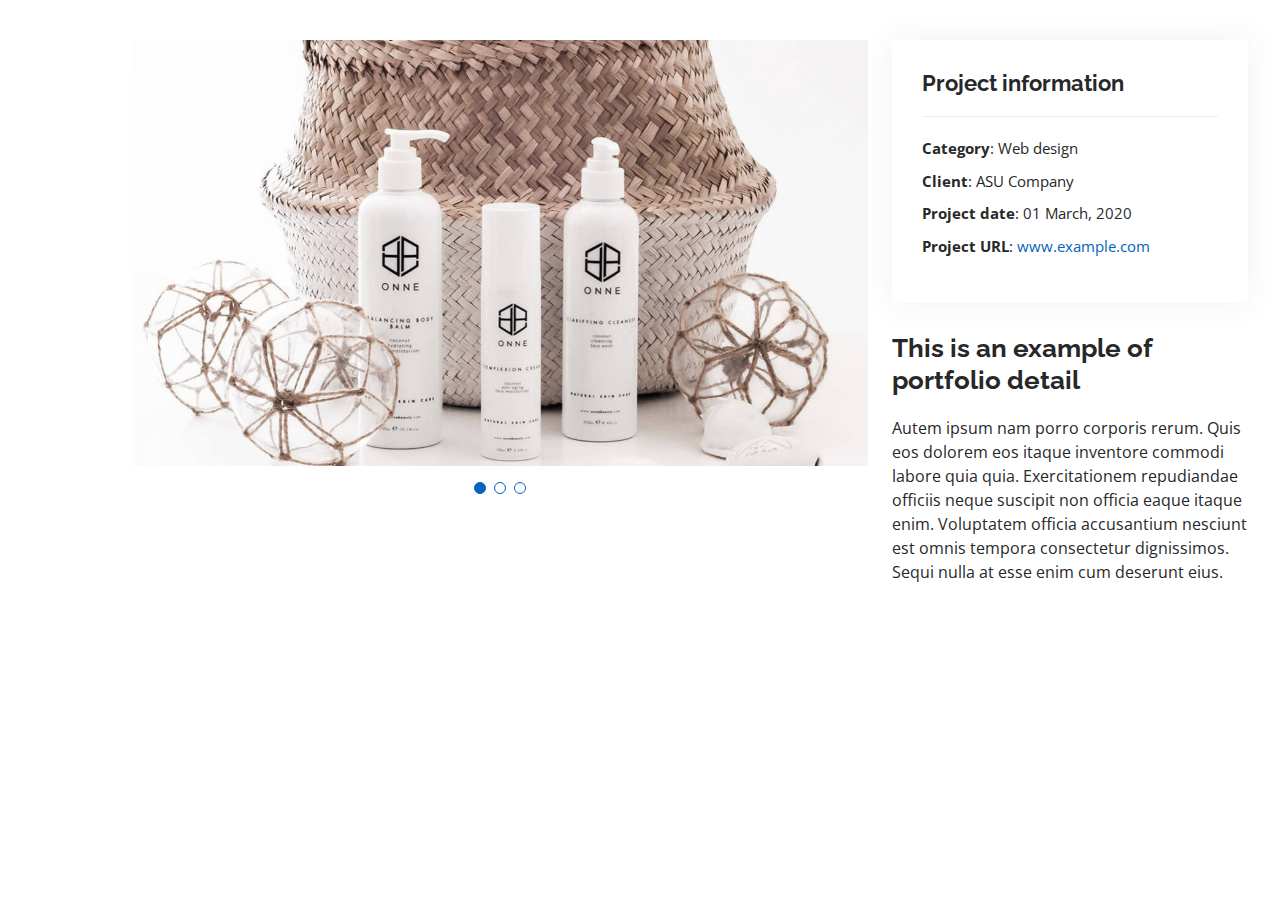
<file: portfolio-details.html>
<!DOCTYPE html>
<html lang="en">

<head>
  <meta charset="utf-8">
  <meta content="width=device-width, initial-scale=1.0" name="viewport">

  <title>Portfolio Details - Personal Bootstrap Template</title>
  <meta content="" name="description">
  <meta content="" name="keywords">

  <!-- Favicons -->
  <link href="assets/img/favicon.png" rel="icon">
  <link href="assets/img/apple-touch-icon.png" rel="apple-touch-icon">

  <!-- Google Fonts -->
  <link href="https://fonts.googleapis.com/css?family=Open+Sans:300,300i,400,400i,600,600i,700,700i|Raleway:300,300i,400,400i,500,500i,600,600i,700,700i|Poppins:300,300i,400,400i,500,500i,600,600i,700,700i" rel="stylesheet">

  <!-- Vendor CSS Files -->
  <link href="assets/vendor/aos/aos.css" rel="stylesheet">
  <link href="assets/vendor/bootstrap/css/bootstrap.min.css" rel="stylesheet">
  <link href="assets/vendor/bootstrap-icons/bootstrap-icons.css" rel="stylesheet">
  <link href="assets/vendor/boxicons/css/boxicons.min.css" rel="stylesheet">
  <link href="assets/vendor/glightbox/css/glightbox.min.css" rel="stylesheet">
  <link href="assets/vendor/swiper/swiper-bundle.min.css" rel="stylesheet">

  <!-- Template Main CSS File -->
  <link href="assets/css/style.css" rel="stylesheet">

  <!-- =======================================================
  * Template Name: MyResume - v4.8.1
  * Template URL: https://bootstrapmade.com/free-html-bootstrap-template-my-resume/
  * Author: BootstrapMade.com
  * License: https://bootstrapmade.com/license/
  ======================================================== -->
</head>

<body>

  <main id="main">

    <!-- ======= Portfolio Details Section ======= -->
    <section id="portfolio-details" class="portfolio-details">
      <div class="container">

        <div class="row gy-4">

          <div class="col-lg-8">
            <div class="portfolio-details-slider swiper">
              <div class="swiper-wrapper align-items-center">

                <div class="swiper-slide">
                  <img src="assets/img/portfolio/portfolio-details-1.jpg" alt="">
                </div>

                <div class="swiper-slide">
                  <img src="assets/img/portfolio/portfolio-details-2.jpg" alt="">
                </div>

                <div class="swiper-slide">
                  <img src="assets/img/portfolio/portfolio-details-3.jpg" alt="">
                </div>

              </div>
              <div class="swiper-pagination"></div>
            </div>
          </div>

          <div class="col-lg-4">
            <div class="portfolio-info">
              <h3>Project information</h3>
              <ul>
                <li><strong>Category</strong>: Web design</li>
                <li><strong>Client</strong>: ASU Company</li>
                <li><strong>Project date</strong>: 01 March, 2020</li>
                <li><strong>Project URL</strong>: <a href="#">www.example.com</a></li>
              </ul>
            </div>
            <div class="portfolio-description">
              <h2>This is an example of portfolio detail</h2>
              <p>
                Autem ipsum nam porro corporis rerum. Quis eos dolorem eos itaque inventore commodi labore quia quia. Exercitationem repudiandae officiis neque suscipit non officia eaque itaque enim. Voluptatem officia accusantium nesciunt est omnis tempora consectetur dignissimos. Sequi nulla at esse enim cum deserunt eius.
              </p>
            </div>
          </div>

        </div>

      </div>
    </section><!-- End Portfolio Details Section -->

  </main><!-- End #main -->

  <div id="preloader"></div>
  <a href="#" class="back-to-top d-flex align-items-center justify-content-center"><i class="bi bi-arrow-up-short"></i></a>

  <!-- Vendor JS Files -->
  <script src="assets/vendor/purecounter/purecounter_vanilla.js"></script>
  <script src="assets/vendor/aos/aos.js"></script>
  <script src="assets/vendor/bootstrap/js/bootstrap.bundle.min.js"></script>
  <script src="assets/vendor/glightbox/js/glightbox.min.js"></script>
  <script src="assets/vendor/isotope-layout/isotope.pkgd.min.js"></script>
  <script src="assets/vendor/swiper/swiper-bundle.min.js"></script>
  <script src="assets/vendor/typed.js/typed.min.js"></script>
  <script src="assets/vendor/waypoints/noframework.waypoints.js"></script>
  <script src="assets/vendor/php-email-form/validate.js"></script>

  <!-- Template Main JS File -->
  <script src="assets/js/main.js"></script>

</body>

</html>
</file>
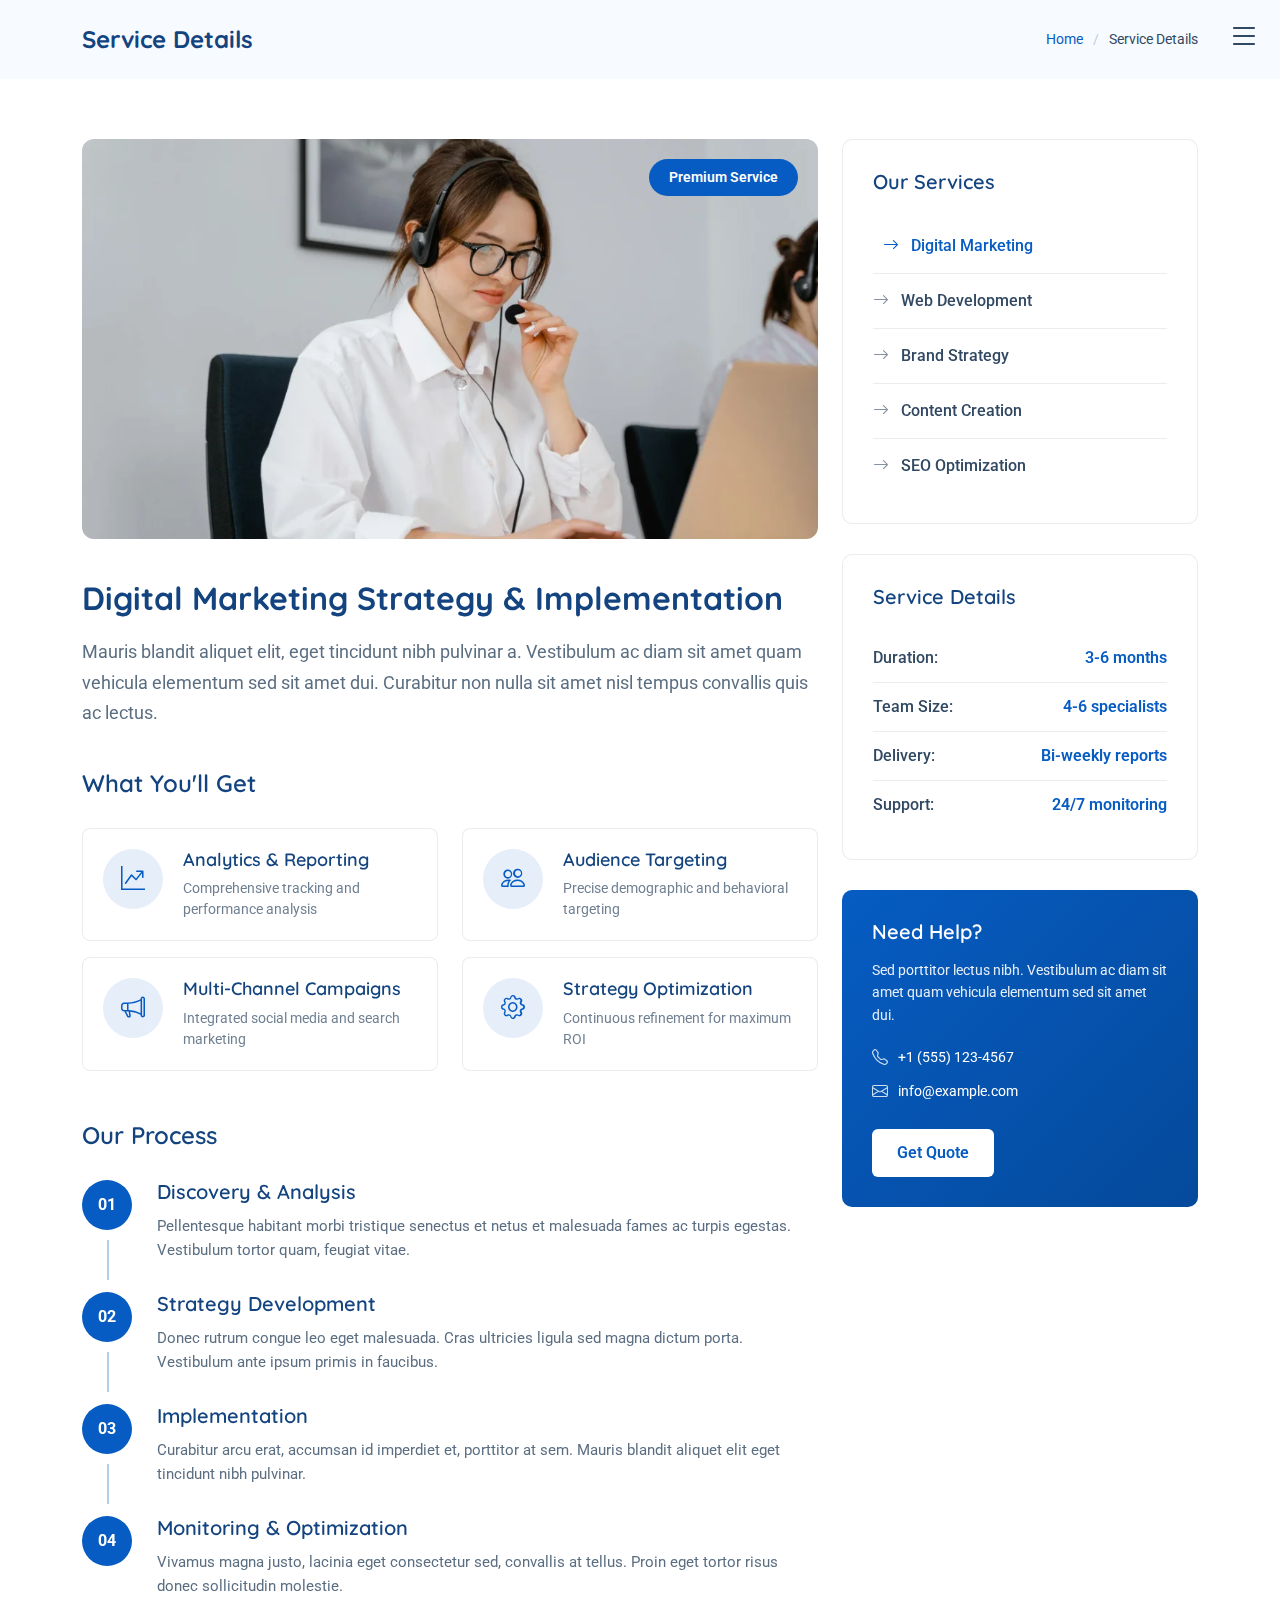
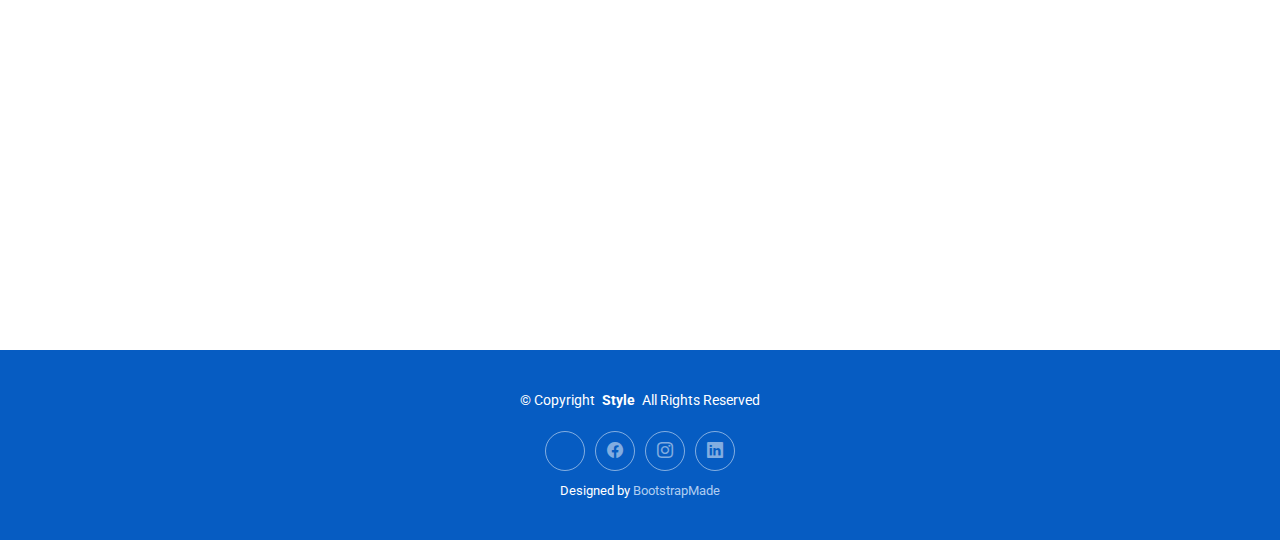
<file: service-details.html>
<!DOCTYPE html>
<html lang="en">

<head>
  <meta charset="utf-8">
  <meta content="width=device-width, initial-scale=1.0" name="viewport">
  <title>Service Details - Style Bootstrap Template</title>
  <meta name="description" content="">
  <meta name="keywords" content="">

  <!-- Favicons -->
  <link href="assets/img/favicon.png" rel="icon">
  <link href="assets/img/apple-touch-icon.png" rel="apple-touch-icon">

  <!-- Fonts -->
  <link href="https://fonts.googleapis.com" rel="preconnect">
  <link href="https://fonts.gstatic.com" rel="preconnect" crossorigin>
  <link href="https://fonts.googleapis.com/css2?family=Roboto:ital,wght@0,100;0,300;0,400;0,500;0,700;0,900;1,100;1,300;1,400;1,500;1,700;1,900&family=Open+Sans:ital,wght@0,300;0,400;0,500;0,600;0,700;0,800;1,300;1,400;1,500;1,600;1,700;1,800&family=Quicksand:wght@300;400;500;600;700&display=swap" rel="stylesheet">

  <!-- Vendor CSS Files -->
  <link href="assets/vendor/bootstrap/css/bootstrap.min.css" rel="stylesheet">
  <link href="assets/vendor/bootstrap-icons/bootstrap-icons.css" rel="stylesheet">
  <link href="assets/vendor/aos/aos.css" rel="stylesheet">
  <link href="assets/vendor/glightbox/css/glightbox.min.css" rel="stylesheet">
  <link href="assets/vendor/swiper/swiper-bundle.min.css" rel="stylesheet">

  <!-- Main CSS File -->
  <link href="assets/css/main.css" rel="stylesheet">

  <!-- =======================================================
  * Template Name: Style
  * Template URL: https://bootstrapmade.com/style-bootstrap-portfolio-template/
  * Updated: Jul 02 2025 with Bootstrap v5.3.7
  * Author: BootstrapMade.com
  * License: https://bootstrapmade.com/license/
  ======================================================== -->
</head>

<body class="service-details-page">

  <header id="header" class="header d-flex align-items-center fixed-top">
    <div class="container-fluid position-relative d-flex align-items-center justify-content-between">

      <a href="index.html" class="logo d-flex align-items-center">
        <!-- Uncomment the line below if you also wish to use an image logo -->
        <!-- <img src="assets/img/logo.webp" alt=""> -->
        <!-- Uncomment the line below if you also wish to use an text logo -->
        <!-- <h1 class="sitename">Style</h1>  -->
      </a>

      <nav id="navmenu" class="navmenu">

        <div class="profile-img">
          <img src="assets/img/profile/profile-square-1.webp" alt="" class="img-fluid rounded-circle">
        </div>

        <a href="index.html" class="logo d-flex align-items-center justify-content-center">
          <!-- Uncomment the line below if you also wish to use an image logo -->
          <!-- <img src="assets/img/logo.webp" alt=""> -->
          <h1 class="sitename">Alex Smith</h1>
        </a>

        <div class="social-links text-center">
          <a href="#" class="twitter"><i class="bi bi-twitter-x"></i></a>
          <a href="#" class="facebook"><i class="bi bi-facebook"></i></a>
          <a href="#" class="instagram"><i class="bi bi-instagram"></i></a>
          <a href="#" class="google-plus"><i class="bi bi-skype"></i></a>
          <a href="#" class="linkedin"><i class="bi bi-linkedin"></i></a>
        </div>

        <ul>
          <li><a href="#hero">Home</a></li>
          <li><a href="#about">About</a></li>
          <li><a href="#resume">Resume</a></li>
          <li><a href="#portfolio">Portfolio</a></li>
          <li><a href="#services">Services</a></li>
          <li class="dropdown"><a href="#"><span>Dropdown</span> <i class="bi bi-chevron-down toggle-dropdown"></i></a>
            <ul>
              <li><a href="#">Dropdown 1</a></li>
              <li class="dropdown"><a href="#"><span>Deep Dropdown</span> <i class="bi bi-chevron-down toggle-dropdown"></i></a>
                <ul>
                  <li><a href="#">Deep Dropdown 1</a></li>
                  <li><a href="#">Deep Dropdown 2</a></li>
                  <li><a href="#">Deep Dropdown 3</a></li>
                  <li><a href="#">Deep Dropdown 4</a></li>
                  <li><a href="#">Deep Dropdown 5</a></li>
                </ul>
              </li>
              <li><a href="#">Dropdown 2</a></li>
              <li><a href="#">Dropdown 3</a></li>
              <li><a href="#">Dropdown 4</a></li>
            </ul>
          </li>
          <li><a href="#contact">Contact</a></li>
        </ul>
        <i class="mobile-nav-toggle d-xl-none bi bi-list"></i>
      </nav>

    </div>
  </header>

  <main class="main">

    <!-- Page Title -->
    <div class="page-title light-background">
      <div class="container d-lg-flex justify-content-between align-items-center">
        <h1 class="mb-2 mb-lg-0">Service Details</h1>
        <nav class="breadcrumbs">
          <ol>
            <li><a href="index.html">Home</a></li>
            <li class="current">Service Details</li>
          </ol>
        </nav>
      </div>
    </div><!-- End Page Title -->

    <!-- Service Details Section -->
    <section id="service-details" class="service-details section">

      <div class="container" data-aos="fade-up" data-aos-delay="100">

        <div class="row gy-5">

          <div class="col-lg-8" data-aos="fade-up" data-aos-delay="200">
            <div class="service-hero">
              <img src="assets/img/services/services-7.webp" alt="" class="img-fluid">
              <div class="service-badge">
                <span>Premium Service</span>
              </div>
            </div>

            <div class="service-content">
              <div class="service-header">
                <h2>Digital Marketing Strategy &amp; Implementation</h2>
                <p class="service-intro">Mauris blandit aliquet elit, eget tincidunt nibh pulvinar a. Vestibulum ac diam sit amet quam vehicula elementum sed sit amet dui. Curabitur non nulla sit amet nisl tempus convallis quis ac lectus.</p>
              </div>

              <div class="service-features">
                <h4>What You'll Get</h4>
                <div class="row gy-3">
                  <div class="col-md-6">
                    <div class="feature-item">
                      <div class="feature-icon">
                        <i class="bi bi-graph-up-arrow"></i>
                      </div>
                      <div class="feature-content">
                        <h5>Analytics &amp; Reporting</h5>
                        <p>Comprehensive tracking and performance analysis</p>
                      </div>
                    </div>
                  </div>
                  <div class="col-md-6">
                    <div class="feature-item">
                      <div class="feature-icon">
                        <i class="bi bi-people"></i>
                      </div>
                      <div class="feature-content">
                        <h5>Audience Targeting</h5>
                        <p>Precise demographic and behavioral targeting</p>
                      </div>
                    </div>
                  </div>
                  <div class="col-md-6">
                    <div class="feature-item">
                      <div class="feature-icon">
                        <i class="bi bi-megaphone"></i>
                      </div>
                      <div class="feature-content">
                        <h5>Multi-Channel Campaigns</h5>
                        <p>Integrated social media and search marketing</p>
                      </div>
                    </div>
                  </div>
                  <div class="col-md-6">
                    <div class="feature-item">
                      <div class="feature-icon">
                        <i class="bi bi-gear"></i>
                      </div>
                      <div class="feature-content">
                        <h5>Strategy Optimization</h5>
                        <p>Continuous refinement for maximum ROI</p>
                      </div>
                    </div>
                  </div>
                </div>
              </div>

              <div class="service-process">
                <h4>Our Process</h4>
                <div class="process-steps">
                  <div class="process-step">
                    <div class="step-number">01</div>
                    <div class="step-content">
                      <h5>Discovery &amp; Analysis</h5>
                      <p>Pellentesque habitant morbi tristique senectus et netus et malesuada fames ac turpis egestas. Vestibulum tortor quam, feugiat vitae.</p>
                    </div>
                  </div>
                  <div class="process-step">
                    <div class="step-number">02</div>
                    <div class="step-content">
                      <h5>Strategy Development</h5>
                      <p>Donec rutrum congue leo eget malesuada. Cras ultricies ligula sed magna dictum porta. Vestibulum ante ipsum primis in faucibus.</p>
                    </div>
                  </div>
                  <div class="process-step">
                    <div class="step-number">03</div>
                    <div class="step-content">
                      <h5>Implementation</h5>
                      <p>Curabitur arcu erat, accumsan id imperdiet et, porttitor at sem. Mauris blandit aliquet elit eget tincidunt nibh pulvinar.</p>
                    </div>
                  </div>
                  <div class="process-step">
                    <div class="step-number">04</div>
                    <div class="step-content">
                      <h5>Monitoring &amp; Optimization</h5>
                      <p>Vivamus magna justo, lacinia eget consectetur sed, convallis at tellus. Proin eget tortor risus donec sollicitudin molestie.</p>
                    </div>
                  </div>
                </div>
              </div>

              <div class="service-gallery" data-aos="fade-up" data-aos-delay="300">
                <h4>Project Showcase</h4>
                <div class="row gy-3">
                  <div class="col-md-4">
                    <img src="assets/img/services/services-2.webp" alt="" class="img-fluid rounded">
                  </div>
                  <div class="col-md-4">
                    <img src="assets/img/services/services-8.webp" alt="" class="img-fluid rounded">
                  </div>
                  <div class="col-md-4">
                    <img src="assets/img/services/services-11.webp" alt="" class="img-fluid rounded">
                  </div>
                </div>
              </div>
            </div>
          </div>

          <div class="col-lg-4" data-aos="fade-up" data-aos-delay="400">
            <div class="service-sidebar">

              <div class="service-menu">
                <h4>Our Services</h4>
                <div class="menu-list">
                  <a href="#" class="menu-item active">
                    <i class="bi bi-arrow-right"></i>
                    <span>Digital Marketing</span>
                  </a>
                  <a href="#" class="menu-item">
                    <i class="bi bi-arrow-right"></i>
                    <span>Web Development</span>
                  </a>
                  <a href="#" class="menu-item">
                    <i class="bi bi-arrow-right"></i>
                    <span>Brand Strategy</span>
                  </a>
                  <a href="#" class="menu-item">
                    <i class="bi bi-arrow-right"></i>
                    <span>Content Creation</span>
                  </a>
                  <a href="#" class="menu-item">
                    <i class="bi bi-arrow-right"></i>
                    <span>SEO Optimization</span>
                  </a>
                </div>
              </div>

              <div class="service-info">
                <h4>Service Details</h4>
                <div class="info-list">
                  <div class="info-item">
                    <span class="info-label">Duration:</span>
                    <span class="info-value">3-6 months</span>
                  </div>
                  <div class="info-item">
                    <span class="info-label">Team Size:</span>
                    <span class="info-value">4-6 specialists</span>
                  </div>
                  <div class="info-item">
                    <span class="info-label">Delivery:</span>
                    <span class="info-value">Bi-weekly reports</span>
                  </div>
                  <div class="info-item">
                    <span class="info-label">Support:</span>
                    <span class="info-value">24/7 monitoring</span>
                  </div>
                </div>
              </div>

              <div class="contact-card">
                <div class="contact-content">
                  <h4>Need Help?</h4>
                  <p>Sed porttitor lectus nibh. Vestibulum ac diam sit amet quam vehicula elementum sed sit amet dui.</p>
                  <div class="contact-info">
                    <div class="contact-item">
                      <i class="bi bi-telephone"></i>
                      <span>+1 (555) 123-4567</span>
                    </div>
                    <div class="contact-item">
                      <i class="bi bi-envelope"></i>
                      <span>info@example.com</span>
                    </div>
                  </div>
                  <a href="#" class="btn btn-primary">Get Quote</a>
                </div>
              </div>

            </div>
          </div>

        </div>

      </div>

    </section><!-- /Service Details Section -->

  </main>

  <footer id="footer" class="footer dark-background">

    <div class="container">
      <div class="copyright text-center ">
        <p>© <span>Copyright</span> <strong class="px-1 sitename">Style</strong> <span>All Rights Reserved</span></p>
      </div>
      <div class="social-links d-flex justify-content-center">
        <a href=""><i class="bi bi-twitter-x"></i></a>
        <a href=""><i class="bi bi-facebook"></i></a>
        <a href=""><i class="bi bi-instagram"></i></a>
        <a href=""><i class="bi bi-linkedin"></i></a>
      </div>
      <div class="credits">
        <!-- All the links in the footer should remain intact. -->
        <!-- You can delete the links only if you've purchased the pro version. -->
        <!-- Licensing information: https://bootstrapmade.com/license/ -->
        <!-- Purchase the pro version with working PHP/AJAX contact form: [buy-url] -->
        Designed by <a href="https://bootstrapmade.com/">BootstrapMade</a>
      </div>
    </div>

  </footer>

  <!-- Scroll Top -->
  <a href="#" id="scroll-top" class="scroll-top d-flex align-items-center justify-content-center"><i class="bi bi-arrow-up-short"></i></a>

  <!-- Vendor JS Files -->
  <script src="assets/vendor/bootstrap/js/bootstrap.bundle.min.js"></script>
  <script src="assets/vendor/php-email-form/validate.js"></script>
  <script src="assets/vendor/aos/aos.js"></script>
  <script src="assets/vendor/purecounter/purecounter_vanilla.js"></script>
  <script src="assets/vendor/typed.js/typed.umd.js"></script>
  <script src="assets/vendor/waypoints/noframework.waypoints.js"></script>
  <script src="assets/vendor/glightbox/js/glightbox.min.js"></script>
  <script src="assets/vendor/imagesloaded/imagesloaded.pkgd.min.js"></script>
  <script src="assets/vendor/isotope-layout/isotope.pkgd.min.js"></script>
  <script src="assets/vendor/swiper/swiper-bundle.min.js"></script>

  <!-- Main JS File -->
  <script src="assets/js/main.js"></script>

</body>

</html>
</file>
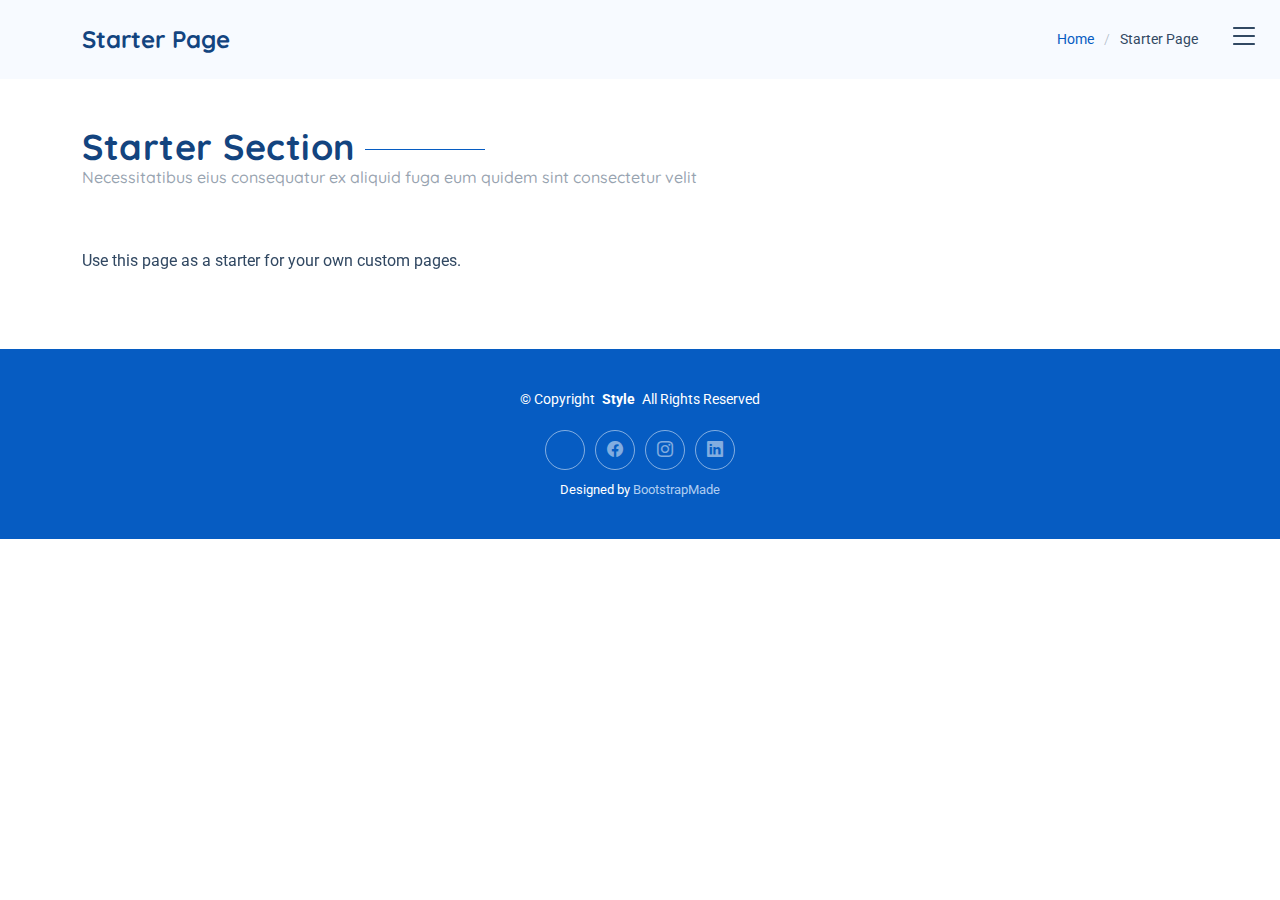
<file: starter-page.html>
<!DOCTYPE html>
<html lang="en">

<head>
  <meta charset="utf-8">
  <meta content="width=device-width, initial-scale=1.0" name="viewport">
  <title>Starter Page - Style Bootstrap Template</title>
  <meta name="description" content="">
  <meta name="keywords" content="">

  <!-- Favicons -->
  <link href="assets/img/favicon.png" rel="icon">
  <link href="assets/img/apple-touch-icon.png" rel="apple-touch-icon">

  <!-- Fonts -->
  <link href="https://fonts.googleapis.com" rel="preconnect">
  <link href="https://fonts.gstatic.com" rel="preconnect" crossorigin>
  <link href="https://fonts.googleapis.com/css2?family=Roboto:ital,wght@0,100;0,300;0,400;0,500;0,700;0,900;1,100;1,300;1,400;1,500;1,700;1,900&family=Open+Sans:ital,wght@0,300;0,400;0,500;0,600;0,700;0,800;1,300;1,400;1,500;1,600;1,700;1,800&family=Quicksand:wght@300;400;500;600;700&display=swap" rel="stylesheet">

  <!-- Vendor CSS Files -->
  <link href="assets/vendor/bootstrap/css/bootstrap.min.css" rel="stylesheet">
  <link href="assets/vendor/bootstrap-icons/bootstrap-icons.css" rel="stylesheet">
  <link href="assets/vendor/aos/aos.css" rel="stylesheet">
  <link href="assets/vendor/glightbox/css/glightbox.min.css" rel="stylesheet">
  <link href="assets/vendor/swiper/swiper-bundle.min.css" rel="stylesheet">

  <!-- Main CSS File -->
  <link href="assets/css/main.css" rel="stylesheet">

  <!-- =======================================================
  * Template Name: Style
  * Template URL: https://bootstrapmade.com/style-bootstrap-portfolio-template/
  * Updated: Jul 02 2025 with Bootstrap v5.3.7
  * Author: BootstrapMade.com
  * License: https://bootstrapmade.com/license/
  ======================================================== -->
</head>

<body class="starter-page-page">

  <header id="header" class="header d-flex align-items-center fixed-top">
    <div class="container-fluid position-relative d-flex align-items-center justify-content-between">

      <a href="index.html" class="logo d-flex align-items-center">
        <!-- Uncomment the line below if you also wish to use an image logo -->
        <!-- <img src="assets/img/logo.webp" alt=""> -->
        <!-- Uncomment the line below if you also wish to use an text logo -->
        <!-- <h1 class="sitename">Style</h1>  -->
      </a>

      <nav id="navmenu" class="navmenu">

        <div class="profile-img">
          <img src="assets/img/profile/profile-square-1.webp" alt="" class="img-fluid rounded-circle">
        </div>

        <a href="index.html" class="logo d-flex align-items-center justify-content-center">
          <!-- Uncomment the line below if you also wish to use an image logo -->
          <!-- <img src="assets/img/logo.webp" alt=""> -->
          <h1 class="sitename">Alex Smith</h1>
        </a>

        <div class="social-links text-center">
          <a href="#" class="twitter"><i class="bi bi-twitter-x"></i></a>
          <a href="#" class="facebook"><i class="bi bi-facebook"></i></a>
          <a href="#" class="instagram"><i class="bi bi-instagram"></i></a>
          <a href="#" class="google-plus"><i class="bi bi-skype"></i></a>
          <a href="#" class="linkedin"><i class="bi bi-linkedin"></i></a>
        </div>

        <ul>
          <li><a href="#hero">Home</a></li>
          <li><a href="#about">About</a></li>
          <li><a href="#resume">Resume</a></li>
          <li><a href="#portfolio">Portfolio</a></li>
          <li><a href="#services">Services</a></li>
          <li class="dropdown"><a href="#"><span>Dropdown</span> <i class="bi bi-chevron-down toggle-dropdown"></i></a>
            <ul>
              <li><a href="#">Dropdown 1</a></li>
              <li class="dropdown"><a href="#"><span>Deep Dropdown</span> <i class="bi bi-chevron-down toggle-dropdown"></i></a>
                <ul>
                  <li><a href="#">Deep Dropdown 1</a></li>
                  <li><a href="#">Deep Dropdown 2</a></li>
                  <li><a href="#">Deep Dropdown 3</a></li>
                  <li><a href="#">Deep Dropdown 4</a></li>
                  <li><a href="#">Deep Dropdown 5</a></li>
                </ul>
              </li>
              <li><a href="#">Dropdown 2</a></li>
              <li><a href="#">Dropdown 3</a></li>
              <li><a href="#">Dropdown 4</a></li>
            </ul>
          </li>
          <li><a href="#contact">Contact</a></li>
        </ul>
        <i class="mobile-nav-toggle d-xl-none bi bi-list"></i>
      </nav>

    </div>
  </header>

  <main class="main">

    <!-- Page Title -->
    <div class="page-title light-background">
      <div class="container d-lg-flex justify-content-between align-items-center">
        <h1 class="mb-2 mb-lg-0">Starter Page</h1>
        <nav class="breadcrumbs">
          <ol>
            <li><a href="index.html">Home</a></li>
            <li class="current">Starter Page</li>
          </ol>
        </nav>
      </div>
    </div><!-- End Page Title -->

    <!-- Starter Section Section -->
    <section id="starter-section" class="starter-section section">

      <!-- Section Title -->
      <div class="container section-title">
        <h2>Starter Section</h2>
        <p>Necessitatibus eius consequatur ex aliquid fuga eum quidem sint consectetur velit</p>
      </div><!-- End Section Title -->

      <div class="container" data-aos="fade-up">
        <p>Use this page as a starter for your own custom pages.</p>
      </div>

    </section><!-- /Starter Section Section -->

  </main>

  <footer id="footer" class="footer dark-background">

    <div class="container">
      <div class="copyright text-center ">
        <p>© <span>Copyright</span> <strong class="px-1 sitename">Style</strong> <span>All Rights Reserved</span></p>
      </div>
      <div class="social-links d-flex justify-content-center">
        <a href=""><i class="bi bi-twitter-x"></i></a>
        <a href=""><i class="bi bi-facebook"></i></a>
        <a href=""><i class="bi bi-instagram"></i></a>
        <a href=""><i class="bi bi-linkedin"></i></a>
      </div>
      <div class="credits">
        <!-- All the links in the footer should remain intact. -->
        <!-- You can delete the links only if you've purchased the pro version. -->
        <!-- Licensing information: https://bootstrapmade.com/license/ -->
        <!-- Purchase the pro version with working PHP/AJAX contact form: [buy-url] -->
        Designed by <a href="https://bootstrapmade.com/">BootstrapMade</a>
      </div>
    </div>

  </footer>

  <!-- Scroll Top -->
  <a href="#" id="scroll-top" class="scroll-top d-flex align-items-center justify-content-center"><i class="bi bi-arrow-up-short"></i></a>

  <!-- Vendor JS Files -->
  <script src="assets/vendor/bootstrap/js/bootstrap.bundle.min.js"></script>
  <script src="assets/vendor/php-email-form/validate.js"></script>
  <script src="assets/vendor/aos/aos.js"></script>
  <script src="assets/vendor/purecounter/purecounter_vanilla.js"></script>
  <script src="assets/vendor/typed.js/typed.umd.js"></script>
  <script src="assets/vendor/waypoints/noframework.waypoints.js"></script>
  <script src="assets/vendor/glightbox/js/glightbox.min.js"></script>
  <script src="assets/vendor/imagesloaded/imagesloaded.pkgd.min.js"></script>
  <script src="assets/vendor/isotope-layout/isotope.pkgd.min.js"></script>
  <script src="assets/vendor/swiper/swiper-bundle.min.js"></script>

  <!-- Main JS File -->
  <script src="assets/js/main.js"></script>

</body>

</html>
</file>
<file: assets/css/style.css>
/**
* Template Name: MyResume - v4.8.1
* Template URL: https://bootstrapmade.com/free-html-bootstrap-template-my-resume/
* Author: BootstrapMade.com
* License: https://bootstrapmade.com/license/
*/

/*--------------------------------------------------------------
# General
--------------------------------------------------------------*/
body {
  font-family: "Open Sans", sans-serif;
  color: #272829;
}

a {
  color: #0563bb;
  text-decoration: none;
}

a:hover {
  color: #067ded;
  text-decoration: none;
}

h1,
h2,
h3,
h4,
h5,
h6 {
  font-family: "Raleway", sans-serif;
}

/*--------------------------------------------------------------
# Back to top button
--------------------------------------------------------------*/
.back-to-top {
  position: fixed;
  visibility: hidden;
  opacity: 0;
  right: 15px;
  bottom: 15px;
  z-index: 996;
  background: #0563bb;
  width: 40px;
  height: 40px;
  border-radius: 50px;
  transition: all 0.4s;
}

.back-to-top i {
  font-size: 28px;
  color: #fff;
  line-height: 0;
}

.back-to-top:hover {
  background: #0678e3;
  color: #fff;
}

.back-to-top.active {
  visibility: visible;
  opacity: 1;
}

/*--------------------------------------------------------------
# Preloader
--------------------------------------------------------------*/
#preloader {
  position: fixed;
  top: 0;
  left: 0;
  right: 0;
  bottom: 0;
  z-index: 9999;
  overflow: hidden;
  background: #fff;
}

#preloader:before {
  content: "";
  position: fixed;
  top: calc(50% - 30px);
  left: calc(50% - 30px);
  border: 6px solid #0563bb;
  border-top-color: #fff;
  border-bottom-color: #fff;
  border-radius: 50%;
  width: 60px;
  height: 60px;
  -webkit-animation: animate-preloader 1s linear infinite;
  animation: animate-preloader 1s linear infinite;
}

@-webkit-keyframes animate-preloader {
  0% {
    transform: rotate(0deg);
  }

  100% {
    transform: rotate(360deg);
  }
}

@keyframes animate-preloader {
  0% {
    transform: rotate(0deg);
  }

  100% {
    transform: rotate(360deg);
  }
}

/*--------------------------------------------------------------
# Disable aos animation delay on mobile devices
--------------------------------------------------------------*/
@media screen and (max-width: 768px) {
  [data-aos-delay] {
    transition-delay: 0 !important;
  }
}

/*--------------------------------------------------------------
# Header
--------------------------------------------------------------*/
#header {
  position: fixed;
  top: 0;
  left: 0;
  bottom: 0;
  z-index: 9997;
  transition: all 0.5s;
  padding: 15px;
  overflow-y: auto;
}

@media (max-width: 992px) {
  #header {
    width: 300px;
    background: #fff;
    border-right: 1px solid #e6e9ec;
    left: -300px;
  }
}

@media (min-width: 992px) {
  #main {
    margin-left: 100px;
  }
}

/*--------------------------------------------------------------
# Navigation Menu
--------------------------------------------------------------*/
/**
* Desktop Navigation 
*/
.nav-menu {
  padding: 0;
  display: block;
}

.nav-menu * {
  margin: 0;
  padding: 0;
  list-style: none;
}

.nav-menu>ul>li {
  position: relative;
  white-space: nowrap;
}

.nav-menu a,
.nav-menu a:focus {
  display: flex;
  align-items: center;
  color: #45505b;
  padding: 10px 18px;
  margin-bottom: 8px;
  transition: 0.3s;
  font-size: 15px;
  border-radius: 50px;
  background: #f2f3f5;
  height: 56px;
  width: 100%;
  overflow: hidden;
  transition: 0.3s;
}

.nav-menu a i,
.nav-menu a:focus i {
  font-size: 20px;
}

.nav-menu a span,
.nav-menu a:focus span {
  padding: 0 5px 0 7px;
  color: #45505b;
}

@media (min-width: 992px) {

  .nav-menu a,
  .nav-menu a:focus {
    width: 56px;
  }

  .nav-menu a span,
  .nav-menu a:focus span {
    display: none;
    color: #fff;
  }
}

.nav-menu a:hover,
.nav-menu .active,
.nav-menu .active:focus,
.nav-menu li:hover>a {
  color: #fff;
  background: #0563bb;
}

.nav-menu a:hover span,
.nav-menu .active span,
.nav-menu .active:focus span,
.nav-menu li:hover>a span {
  color: #fff;
}

.nav-menu a:hover,
.nav-menu li:hover>a {
  width: 100%;
  color: #fff;
}

.nav-menu a:hover span,
.nav-menu li:hover>a span {
  display: block;
}

/**
* Mobile Navigation 
*/
.mobile-nav-toggle {
  position: fixed;
  right: 10px;
  top: 10px;
  z-index: 9998;
  border: 0;
  background: none;
  font-size: 28px;
  transition: all 0.4s;
  outline: none !important;
  line-height: 0;
  cursor: pointer;
  border-radius: 50px;
  padding: 5px;
}

.mobile-nav-toggle i {
  color: #45505b;
}

.mobile-nav-active {
  overflow: hidden;
}

.mobile-nav-active #header {
  left: 0;
}

.mobile-nav-active .mobile-nav-toggle {
  color: #fff;
  background-color: #0563bb;
}

/*--------------------------------------------------------------
# Hero Section
--------------------------------------------------------------*/
#hero {
  width: 100%;
  height: 100vh;
  background: url("../img/hero-bg.jpg") top right no-repeat;
  background-size: cover;
  position: relative;
}

@media (min-width: 992px) {
  #hero {
    padding-left: 160px;
  }
}

#hero:before {
  content: "";
  background: rgba(255, 255, 255, 0.8);
  position: absolute;
  bottom: 0;
  top: 0;
  left: 0;
  right: 0;
}

#hero h1 {
  margin: 0;
  font-size: 64px;
  font-weight: 700;
  line-height: 56px;
  color: #45505b;
}

#hero p {
  color: #45505b;
  margin: 15px 0 0 0;
  font-size: 26px;
  font-family: "Poppins", sans-serif;
}

#hero p span {
  color: #0563bb;
  letter-spacing: 1px;
}

#hero .social-links {
  margin-top: 30px;
}

#hero .social-links a {
  font-size: 24px;
  display: inline-block;
  color: #45505b;
  line-height: 1;
  margin-right: 20px;
  transition: 0.3s;
}

#hero .social-links a:hover {
  color: #0563bb;
}

@media (max-width: 992px) {
  #hero {
    text-align: center;
  }

  #hero h1 {
    font-size: 32px;
    line-height: 36px;
  }

  #hero p {
    margin-top: 10px;
    font-size: 20px;
    line-height: 24px;
  }
}

/*--------------------------------------------------------------
# Sections General
--------------------------------------------------------------*/
section {
  padding: 60px 0;
  overflow: hidden;
}

.section-title {
  text-align: center;
  padding-bottom: 30px;
}

.section-title h2 {
  font-size: 32px;
  font-weight: bold;
  text-transform: uppercase;
  margin-bottom: 20px;
  padding-bottom: 20px;
  position: relative;
  color: #45505b;
}

.section-title h2::before {
  content: "";
  position: absolute;
  display: block;
  width: 120px;
  height: 1px;
  background: #ddd;
  bottom: 1px;
  left: calc(50% - 60px);
}

.section-title h2::after {
  content: "";
  position: absolute;
  display: block;
  width: 40px;
  height: 3px;
  background: #0563bb;
  bottom: 0;
  left: calc(50% - 20px);
}

.section-title p {
  margin-bottom: 0;
}

/*--------------------------------------------------------------
# About
--------------------------------------------------------------*/
.about .content h3 {
  font-weight: 700;
  font-size: 26px;
  color: #728394;
}

.about .content ul {
  list-style: none;
  padding: 0;
}

.about .content ul li {
  margin-bottom: 20px;
  display: flex;
  align-items: center;
}

.about .content ul strong {
  margin-right: 10px;
}

.about .content ul i {
  font-size: 16px;
  margin-right: 5px;
  color: #0563bb;
  line-height: 0;
}

.about .content p:last-child {
  margin-bottom: 0;
}

/*--------------------------------------------------------------
# Facts
--------------------------------------------------------------*/
.facts .count-box {
  padding: 30px 30px 25px 30px;
  margin-top: 30px;
  width: 100%;
  position: relative;
  text-align: center;
  background: #fff;
}

.facts .count-box i {
  position: absolute;
  top: -25px;
  left: 50%;
  transform: translateX(-50%);
  font-size: 24px;
  background: #0563bb;
  color: #fff;
  border-radius: 50px;
  display: inline-flex;
  align-items: center;
  justify-content: center;
  width: 48px;
  height: 48px;
}

.facts .count-box span {
  font-size: 36px;
  display: block;
  font-weight: 600;
  color: #011426;
}

.facts .count-box p {
  padding: 0;
  margin: 0;
  font-family: "Raleway", sans-serif;
  font-size: 14px;
}

/*--------------------------------------------------------------
# Akills
--------------------------------------------------------------*/
.skills .progress {
  height: 60px;
  display: block;
  background: none;
  border-radius: 0;
}

.skills .progress .skill {
  padding: 10px 0;
  margin: 0;
  text-transform: uppercase;
  display: block;
  font-weight: 600;
  font-family: "Poppins", sans-serif;
  color: #45505b;
}

.skills .progress .skill .val {
  float: right;
  font-style: normal;
}

.skills .progress-bar-wrap {
  background: #f2f3f5;
}

.skills .progress-bar {
  width: 1px;
  height: 10px;
  transition: 0.9s;
  background-color: #0563bb;
}

/*--------------------------------------------------------------
# Resume
--------------------------------------------------------------*/
.resume .resume-title {
  font-size: 26px;
  font-weight: 700;
  margin-top: 20px;
  margin-bottom: 20px;
  color: #45505b;
}

.resume .resume-item {
  padding: 0 0 20px 20px;
  margin-top: -2px;
  border-left: 2px solid #0563bb;
  position: relative;
}

.resume .resume-item h4 {
  line-height: 18px;
  font-size: 18px;
  font-weight: 600;
  text-transform: uppercase;
  font-family: "Poppins", sans-serif;
  color: #0563bb;
  margin-bottom: 10px;
}

.resume .resume-item h5 {
  font-size: 16px;
  background: #f7f8f9;
  padding: 5px 15px;
  display: inline-block;
  font-weight: 600;
  margin-bottom: 10px;
}

.resume .resume-item ul {
  padding-left: 20px;
}

.resume .resume-item ul li {
  padding-bottom: 10px;
}

.resume .resume-item:last-child {
  padding-bottom: 0;
}

.resume .resume-item::before {
  content: "";
  position: absolute;
  width: 16px;
  height: 16px;
  border-radius: 50px;
  left: -9px;
  top: 0;
  background: #fff;
  border: 2px solid #0563bb;
}

/*--------------------------------------------------------------
# Portfolio
--------------------------------------------------------------*/
.portfolio .portfolio-item {
  margin-bottom: 30px;
}

.portfolio #portfolio-flters {
  padding: 0;
  margin: 0 auto 25px auto;
  list-style: none;
  text-align: center;
  background: #fff;
  border-radius: 50px;
  padding: 2px 15px;
}

.portfolio #portfolio-flters li {
  cursor: pointer;
  display: inline-block;
  padding: 10px 15px;
  font-size: 14px;
  font-weight: 600;
  line-height: 1;
  text-transform: uppercase;
  color: #272829;
  margin-bottom: 5px;
  transition: all 0.3s ease-in-out;
}

.portfolio #portfolio-flters li:hover,
.portfolio #portfolio-flters li.filter-active {
  color: #0563bb;
}

.portfolio #portfolio-flters li:last-child {
  margin-right: 0;
}

.portfolio .portfolio-wrap {
  transition: 0.3s;
  position: relative;
  overflow: hidden;
  z-index: 1;
  background: rgba(69, 80, 91, 0.8);
}

.portfolio .portfolio-wrap::before {
  content: "";
  background: rgba(255, 255, 255, 0.7);
  position: absolute;
  left: 30px;
  right: 30px;
  top: 30px;
  bottom: 30px;
  transition: all ease-in-out 0.3s;
  z-index: 2;
  opacity: 0;
}

.portfolio .portfolio-wrap .portfolio-info {
  opacity: 0;
  position: absolute;
  top: 0;
  left: 0;
  right: 0;
  bottom: 0;
  text-align: center;
  z-index: 3;
  transition: all ease-in-out 0.3s;
  display: flex;
  flex-direction: column;
  justify-content: center;
  align-items: center;
}

.portfolio .portfolio-wrap .portfolio-info::before {
  display: block;
  content: "";
  width: 48px;
  height: 48px;
  position: absolute;
  top: 35px;
  left: 35px;
  border-top: 3px solid #d7dce1;
  border-left: 3px solid #d7dce1;
  transition: all 0.5s ease 0s;
  z-index: 9994;
}

.portfolio .portfolio-wrap .portfolio-info::after {
  display: block;
  content: "";
  width: 48px;
  height: 48px;
  position: absolute;
  bottom: 35px;
  right: 35px;
  border-bottom: 3px solid #d7dce1;
  border-right: 3px solid #d7dce1;
  transition: all 0.5s ease 0s;
  z-index: 9994;
}

.portfolio .portfolio-wrap .portfolio-info h4 {
  font-size: 20px;
  color: #45505b;
  font-weight: 600;
}

.portfolio .portfolio-wrap .portfolio-info p {
  color: #45505b;
  font-size: 14px;
  text-transform: uppercase;
  padding: 0;
  margin: 0;
}

.portfolio .portfolio-wrap .portfolio-links {
  text-align: center;
  z-index: 4;
}

.portfolio .portfolio-wrap .portfolio-links a {
  color: #45505b;
  margin: 0 2px;
  font-size: 28px;
  display: inline-block;
  transition: 0.3s;
}

.portfolio .portfolio-wrap .portfolio-links a:hover {
  color: #148af9;
}

.portfolio .portfolio-wrap:hover::before {
  top: 0;
  left: 0;
  right: 0;
  bottom: 0;
  opacity: 1;
}

.portfolio .portfolio-wrap:hover .portfolio-info {
  opacity: 1;
}

.portfolio .portfolio-wrap:hover .portfolio-info::before {
  top: 15px;
  left: 15px;
}

.portfolio .portfolio-wrap:hover .portfolio-info::after {
  bottom: 15px;
  right: 15px;
}

/*--------------------------------------------------------------
# Portfolio Details
--------------------------------------------------------------*/
.portfolio-details {
  padding-top: 40px;
}

.portfolio-details .portfolio-details-slider img {
  width: 100%;
}

.portfolio-details .portfolio-details-slider .swiper-pagination {
  margin-top: 20px;
  position: relative;
}

.portfolio-details .portfolio-details-slider .swiper-pagination .swiper-pagination-bullet {
  width: 12px;
  height: 12px;
  background-color: #fff;
  opacity: 1;
  border: 1px solid #0563bb;
}

.portfolio-details .portfolio-details-slider .swiper-pagination .swiper-pagination-bullet-active {
  background-color: #0563bb;
}

.portfolio-details .portfolio-info {
  padding: 30px;
  box-shadow: 0px 0 30px rgba(69, 80, 91, 0.08);
}

.portfolio-details .portfolio-info h3 {
  font-size: 22px;
  font-weight: 700;
  margin-bottom: 20px;
  padding-bottom: 20px;
  border-bottom: 1px solid #eee;
}

.portfolio-details .portfolio-info ul {
  list-style: none;
  padding: 0;
  font-size: 15px;
}

.portfolio-details .portfolio-info ul li+li {
  margin-top: 10px;
}

.portfolio-details .portfolio-description {
  padding-top: 30px;
}

.portfolio-details .portfolio-description h2 {
  font-size: 26px;
  font-weight: 700;
  margin-bottom: 20px;
}

.portfolio-details .portfolio-description p {
  padding: 0;
}

/*--------------------------------------------------------------
# Services
--------------------------------------------------------------*/
.services .icon-box {
  text-align: center;
  padding: 70px 20px 80px 20px;
  transition: all ease-in-out 0.3s;
  background: #fff;
  box-shadow: 0px 5px 90px 0px rgba(110, 123, 131, 0.05);
}

.services .icon-box .icon {
  margin: 0 auto;
  width: 100px;
  height: 100px;
  display: flex;
  align-items: center;
  justify-content: center;
  transition: ease-in-out 0.3s;
  position: relative;
}

.services .icon-box .icon i {
  font-size: 36px;
  transition: 0.5s;
  position: relative;
}

.services .icon-box .icon svg {
  position: absolute;
  top: 0;
  left: 0;
}

.services .icon-box .icon svg path {
  transition: 0.5s;
  fill: #f5f5f5;
}

.services .icon-box h4 {
  font-weight: 600;
  margin: 10px 0 15px 0;
  font-size: 22px;
}

.services .icon-box h4 a {
  color: #45505b;
  transition: ease-in-out 0.3s;
}

.services .icon-box p {
  line-height: 24px;
  font-size: 14px;
  margin-bottom: 0;
}

.services .icon-box:hover {
  border-color: #fff;
  box-shadow: 0px 0 35px 0 rgba(0, 0, 0, 0.08);
}

.services .iconbox-blue i {
  color: #47aeff;
}

.services .iconbox-blue:hover .icon i {
  color: #fff;
}

.services .iconbox-blue:hover .icon path {
  fill: #47aeff;
}

.services .iconbox-orange i {
  color: #ffa76e;
}

.services .iconbox-orange:hover .icon i {
  color: #fff;
}

.services .iconbox-orange:hover .icon path {
  fill: #ffa76e;
}

.services .iconbox-pink i {
  color: #e80368;
}

.services .iconbox-pink:hover .icon i {
  color: #fff;
}

.services .iconbox-pink:hover .icon path {
  fill: #e80368;
}

.services .iconbox-yellow i {
  color: #ffbb2c;
}

.services .iconbox-yellow:hover .icon i {
  color: #fff;
}

.services .iconbox-yellow:hover .icon path {
  fill: #ffbb2c;
}

.services .iconbox-red i {
  color: #ff5828;
}

.services .iconbox-red:hover .icon i {
  color: #fff;
}

.services .iconbox-red:hover .icon path {
  fill: #ff5828;
}

.services .iconbox-teal i {
  color: #11dbcf;
}

.services .iconbox-teal:hover .icon i {
  color: #fff;
}

.services .iconbox-teal:hover .icon path {
  fill: #11dbcf;
}

/*--------------------------------------------------------------
# Testimonials
--------------------------------------------------------------*/
.testimonials .section-header {
  margin-bottom: 40px;
}

.testimonials .testimonials-carousel,
.testimonials .testimonials-slider {
  overflow: hidden;
}

.testimonials .testimonial-item {
  text-align: center;
}

.testimonials .testimonial-item .testimonial-img {
  width: 120px;
  border-radius: 50%;
  border: 4px solid #fff;
  margin: 0 auto;
}

.testimonials .testimonial-item h3 {
  font-size: 20px;
  font-weight: bold;
  margin: 10px 0 5px 0;
  color: #111;
}

.testimonials .testimonial-item h4 {
  font-size: 14px;
  color: #999;
  margin: 0 0 15px 0;
}

.testimonials .testimonial-item .quote-icon-left,
.testimonials .testimonial-item .quote-icon-right {
  color: #90c8fc;
  font-size: 26px;
}

.testimonials .testimonial-item .quote-icon-left {
  display: inline-block;
  left: -5px;
  position: relative;
}

.testimonials .testimonial-item .quote-icon-right {
  display: inline-block;
  right: -5px;
  position: relative;
  top: 10px;
}

.testimonials .testimonial-item p {
  font-style: italic;
  margin: 0 auto 15px auto;
}

.testimonials .swiper-pagination {
  margin-top: 20px;
  position: relative;
}

.testimonials .swiper-pagination .swiper-pagination-bullet {
  width: 12px;
  height: 12px;
  background-color: #fff;
  opacity: 1;
  border: 1px solid #0563bb;
}

.testimonials .swiper-pagination .swiper-pagination-bullet-active {
  background-color: #0563bb;
}

@media (min-width: 992px) {
  .testimonials .testimonial-item p {
    width: 80%;
  }
}

/*--------------------------------------------------------------
# Contact
--------------------------------------------------------------*/
.contact .info {
  width: 100%;
  background: #fff;
}

.contact .info i {
  font-size: 20px;
  color: #0563bb;
  float: left;
  width: 44px;
  height: 44px;
  background: #eef7ff;
  display: flex;
  justify-content: center;
  align-items: center;
  border-radius: 50px;
  transition: all 0.3s ease-in-out;
}

.contact .info h4 {
  padding: 0 0 0 60px;
  font-size: 22px;
  font-weight: 600;
  margin-bottom: 5px;
  color: #45505b;
}

.contact .info p {
  padding: 0 0 0 60px;
  margin-bottom: 0;
  font-size: 14px;
  color: #728394;
}

.contact .info .email,
.contact .info .phone {
  margin-top: 40px;
}

.contact .info .email:hover i,
.contact .info .address:hover i,
.contact .info .phone:hover i {
  background: #0563bb;
  color: #fff;
}

.contact .php-email-form {
  width: 100%;
  background: #fff;
}

.contact .php-email-form .form-group {
  padding-bottom: 8px;
}

.contact .php-email-form .error-message {
  display: none;
  color: #fff;
  background: #ed3c0d;
  text-align: left;
  padding: 15px;
  font-weight: 600;
}

.contact .php-email-form .error-message br+br {
  margin-top: 25px;
}

.contact .php-email-form .sent-message {
  display: none;
  color: #fff;
  background: #18d26e;
  text-align: center;
  padding: 15px;
  font-weight: 600;
}

.contact .php-email-form .loading {
  display: none;
  background: #fff;
  text-align: center;
  padding: 15px;
}

.contact .php-email-form .loading:before {
  content: "";
  display: inline-block;
  border-radius: 50%;
  width: 24px;
  height: 24px;
  margin: 0 10px -6px 0;
  border: 3px solid #18d26e;
  border-top-color: #eee;
  -webkit-animation: animate-loading 1s linear infinite;
  animation: animate-loading 1s linear infinite;
}

.contact .php-email-form input,
.contact .php-email-form textarea {
  border-radius: 4px;
  box-shadow: none;
  font-size: 14px;
}

.contact .php-email-form input {
  height: 44px;
}

.contact .php-email-form textarea {
  padding: 10px 12px;
}

.contact .php-email-form button[type=submit] {
  background: #0563bb;
  border: 0;
  padding: 10px 35px;
  color: #fff;
  transition: 0.4s;
  border-radius: 50px;
}

.contact .php-email-form button[type=submit]:hover {
  background: #0678e3;
}

@-webkit-keyframes animate-loading {
  0% {
    transform: rotate(0deg);
  }

  100% {
    transform: rotate(360deg);
  }
}

@keyframes animate-loading {
  0% {
    transform: rotate(0deg);
  }

  100% {
    transform: rotate(360deg);
  }
}

/*--------------------------------------------------------------
# Footer
--------------------------------------------------------------*/
#footer {
  background: #f7f8f9;
  color: #45505b;
  font-size: 14px;
  text-align: center;
  padding: 30px 0;
}

#footer h3 {
  font-size: 36px;
  font-weight: 700;
  position: relative;
  font-family: "Poppins", sans-serif;
  padding: 0;
  margin: 0 0 15px 0;
}

#footer p {
  font-size: 15;
  font-style: italic;
  padding: 0;
  margin: 0 0 40px 0;
}

#footer .social-links {
  margin: 0 0 40px 0;
}

#footer .social-links a {
  font-size: 18px;
  display: inline-block;
  background: #0563bb;
  color: #fff;
  line-height: 1;
  padding: 8px 0;
  margin-right: 4px;
  border-radius: 50%;
  text-align: center;
  width: 36px;
  height: 36px;
  transition: 0.3s;
}

#footer .social-links a:hover {
  background: #0678e3;
  color: #fff;
  text-decoration: none;
}

#footer .copyright {
  margin: 0 0 5px 0;
}

#footer .credits {
  font-size: 13px;
}
</file>
<file: assets/css/main.css>
/**
* Template Name: Style
* Template URL: https://bootstrapmade.com/style-bootstrap-portfolio-template/
* Updated: Jul 02 2025 with Bootstrap v5.3.7
* Author: BootstrapMade.com
* License: https://bootstrapmade.com/license/
*/

@charset "UTF-8";

/*--------------------------------------------------------------
# Font & Color Variables
# Help: https://bootstrapmade.com/color-system/
--------------------------------------------------------------*/
/* Fonts */
:root {
  --default-font: "Roboto",  system-ui, -apple-system, "Segoe UI", Roboto, "Helvetica Neue", Arial, "Noto Sans", "Liberation Sans", sans-serif, "Apple Color Emoji", "Segoe UI Emoji", "Segoe UI Symbol", "Noto Color Emoji";
  --heading-font: "Quicksand",  sans-serif;
  --nav-font: "Open Sans",  sans-serif;
}

/* Global Colors - The following color variables are used throughout the website. Updating them here will change the color scheme of the entire website */
:root { 
  --background-color: #ffffff; /* Background color for the entire website, including individual sections */
  --default-color: #314862; /* Default color used for the majority of the text content across the entire website */
  --heading-color: #13447f; /* Color for headings, subheadings and title throughout the website */
  --accent-color: #065cc2; /* Accent color that represents your brand on the website. It's used for buttons, links, and other elements that need to stand out */
  --surface-color: #ffffff; /* The surface color is used as a background of boxed elements within sections, such as cards, icon boxes, or other elements that require a visual separation from the global background. */
  --contrast-color: #ffffff; /* Contrast color for text, ensuring readability against backgrounds of accent, heading, or default colors. */
}

/* Nav Menu Colors - The following color variables are used specifically for the navigation menu. They are separate from the global colors to allow for more customization options */
:root {
  --nav-color: #314862;  /* The default color of the main navmenu links */
  --nav-hover-color: #065cc2; /* Applied to main navmenu links when they are hovered over or active */
  --nav-mobile-background-color: #11427d; /* Used as the background color for mobile navigation menu */
  --nav-dropdown-background-color: #065cc2; /* Used as the background color for dropdown items that appear when hovering over primary navigation items */
  --nav-dropdown-color: #acc4e0; /* Used for navigation links of the dropdown items in the navigation menu. */
  --nav-dropdown-hover-color: #ffffff; /* Similar to --nav-hover-color, this color is applied to dropdown navigation links when they are hovered over. */
}

/* Color Presets - These classes override global colors when applied to any section or element, providing reuse of the sam color scheme. */

.light-background {
  --background-color: #f7faff;
  --surface-color: #ffffff;
}

.dark-background {
  --background-color: #065cc2;
  --default-color: #ffffff;
  --heading-color: #ffffff;
  --accent-color: #afcdf1;
  --surface-color: #2973cc;
  --contrast-color: #ffffff;
}

/* Smooth scroll */
:root {
  scroll-behavior: smooth;
}

/*--------------------------------------------------------------
# General Styling & Shared Classes
--------------------------------------------------------------*/
body {
  color: var(--default-color);
  background-color: var(--background-color);
  font-family: var(--default-font);
}

a {
  color: var(--accent-color);
  text-decoration: none;
  transition: 0.3s;
}

a:hover {
  color: color-mix(in srgb, var(--accent-color), transparent 25%);
  text-decoration: none;
}

h1,
h2,
h3,
h4,
h5,
h6 {
  color: var(--heading-color);
  font-family: var(--heading-font);
}

/* PHP Email Form Messages
------------------------------*/
.php-email-form .error-message {
  display: none;
  background: #df1529;
  color: #ffffff;
  text-align: left;
  padding: 15px;
  margin-bottom: 24px;
  font-weight: 600;
}

.php-email-form .sent-message {
  display: none;
  color: #ffffff;
  background: #059652;
  text-align: center;
  padding: 15px;
  margin-bottom: 24px;
  font-weight: 600;
}

.php-email-form .loading {
  display: none;
  background: var(--surface-color);
  text-align: center;
  padding: 15px;
  margin-bottom: 24px;
}

.php-email-form .loading:before {
  content: "";
  display: inline-block;
  border-radius: 50%;
  width: 24px;
  height: 24px;
  margin: 0 10px -6px 0;
  border: 3px solid var(--accent-color);
  border-top-color: var(--surface-color);
  animation: php-email-form-loading 1s linear infinite;
}

@keyframes php-email-form-loading {
  0% {
    transform: rotate(0deg);
  }

  100% {
    transform: rotate(360deg);
  }
}

/*--------------------------------------------------------------
# Global Header
--------------------------------------------------------------*/
.header {
  --background-color: rgba(255, 255, 255, 0);
  color: var(--default-color);
  background-color: var(--background-color);
  padding: 15px 0;
  transition: all 0.5s;
  z-index: 997;
}

.header .logo {
  line-height: 1;
}

.header .logo img {
  max-height: 32px;
  margin-right: 8px;
}

.header .logo h1 {
  font-size: 30px;
  margin: 0;
  font-weight: 700;
  color: var(--heading-color);
}

/*--------------------------------------------------------------
# Navigation Menu
--------------------------------------------------------------*/
/* Navmenu */
.mobile-nav-toggle {
  color: var(--nav-color);
  position: fixed;
  top: 20px;
  right: 20px;
  font-size: 32px;
  line-height: 0;
  cursor: pointer;
  display: block !important;
  z-index: 998;
  transition: 0.3s;
}

.mobile-nav-toggle:hover {
  color: var(--nav-hover-color);
}

.navmenu {
  position: fixed;
  top: 0;
  bottom: 0;
  right: -300px;
  z-index: 997;
  transition: 0.3s;
  width: 300px;
  overflow: hidden;
}

.navmenu .profile-img img {
  margin: 15px auto;
  display: block;
  width: 160px;
  border: 8px solid color-mix(in srgb, var(--contrast-color), transparent 85%);
}

.navmenu .logo {
  line-height: 1;
  margin-bottom: 15px;
}

.navmenu .logo img {
  max-height: 32px;
  margin-right: 8px;
}

.navmenu .logo h1 {
  font-size: 24px;
  margin: 0;
  font-weight: 700;
  color: var(--contrast-color);
}

.navmenu .social-links {
  margin: 0 0 20px 0;
}

.navmenu .social-links a {
  font-size: 16px;
  display: inline-flex;
  align-items: center;
  justify-content: center;
  padding: 0;
  background: color-mix(in srgb, var(--contrast-color), transparent 90%);
  color: var(--contrast-color);
  margin: 0 2px;
  border-radius: 50%;
  width: 40px;
  height: 40px;
  transition: 0.3s;
}

.navmenu .social-links a i {
  margin: 0;
}

.navmenu .social-links a:hover {
  color: var(--contrast-color);
  background: var(--accent-color);
}

.navmenu ul {
  display: block;
  list-style: none;
  padding: 10px 0;
  margin: 0;
  overflow-y: auto;
  transition: 0.3s;
  z-index: 998;
}

.navmenu a,
.navmenu a:focus {
  color: var(--nav-dropdown-color);
  padding: 10px 20px;
  font-family: var(--nav-font);
  font-size: 17px;
  font-weight: 500;
  display: flex;
  align-items: center;
  justify-content: space-between;
  white-space: nowrap;
  transition: 0.3s;
}

.navmenu a i,
.navmenu a:focus i {
  font-size: 12px;
  line-height: 0;
  margin-left: 5px;
  width: 30px;
  height: 30px;
  display: flex;
  align-items: center;
  justify-content: center;
  border-radius: 50%;
  transition: 0.3s;
  background-color: color-mix(in srgb, var(--accent-color), transparent 90%);
}

.navmenu a i:hover,
.navmenu a:focus i:hover {
  background-color: var(--accent-color);
  color: var(--contrast-color);
}

.navmenu a:hover,
.navmenu .active,
.navmenu .active:focus {
  color: var(--nav-dropdown-hover-color);
}

.navmenu .active i,
.navmenu .active:focus i {
  background-color: var(--accent-color);
  color: var(--contrast-color);
  transform: rotate(180deg);
}

.navmenu .dropdown ul {
  position: static;
  display: none;
  z-index: 99;
  padding: 10px 0;
  margin: 10px 20px;
  box-shadow: none;
  transition: all 0.5s ease-in-out;
}

.navmenu .dropdown>.dropdown-active {
  display: block;
  background-color: var(--nav-dropdown-background-color);
  border: 1px solid color-mix(in srgb, var(--nav-dropdown-color), transparent 90%);
}

.mobile-nav-active {
  overflow: hidden;
}

.mobile-nav-active .mobile-nav-toggle {
  right: 310px;
  font-size: 36px;
}

.mobile-nav-active .navmenu {
  position: fixed;
  overflow: hidden;
  top: 0;
  bottom: 0;
  right: 0;
  background-color: var(--nav-mobile-background-color);
  transition: 0.3s;
}

/*--------------------------------------------------------------
# Global Footer
--------------------------------------------------------------*/
.footer {
  color: var(--default-color);
  background-color: var(--background-color);
  font-size: 14px;
  padding: 40px 0;
  position: relative;
}

.footer .copyright p {
  margin-bottom: 0;
}

.footer .social-links {
  margin-top: 20px;
}

.footer .social-links a {
  display: flex;
  align-items: center;
  justify-content: center;
  width: 40px;
  height: 40px;
  border-radius: 50%;
  border: 1px solid color-mix(in srgb, var(--default-color), transparent 50%);
  font-size: 16px;
  color: color-mix(in srgb, var(--default-color), transparent 50%);
  margin: 0 5px;
  transition: 0.3s;
}

.footer .social-links a:hover {
  color: var(--accent-color);
  border-color: var(--accent-color);
}

.footer .credits {
  margin-top: 10px;
  font-size: 13px;
  text-align: center;
}

/*--------------------------------------------------------------
# Scroll Top Button
--------------------------------------------------------------*/
.scroll-top {
  position: fixed;
  visibility: hidden;
  opacity: 0;
  right: 15px;
  bottom: -15px;
  z-index: 99999;
  background-color: var(--accent-color);
  width: 44px;
  height: 44px;
  border-radius: 50px;
  transition: all 0.4s;
}

.scroll-top i {
  font-size: 24px;
  color: var(--contrast-color);
  line-height: 0;
}

.scroll-top:hover {
  background-color: color-mix(in srgb, var(--accent-color), transparent 20%);
  color: var(--contrast-color);
}

.scroll-top.active {
  visibility: visible;
  opacity: 1;
  bottom: 15px;
}

/*--------------------------------------------------------------
# Disable aos animation delay on mobile devices
--------------------------------------------------------------*/
@media screen and (max-width: 768px) {
  [data-aos-delay] {
    transition-delay: 0 !important;
  }
}

/*--------------------------------------------------------------
# Global Page Titles & Breadcrumbs
--------------------------------------------------------------*/
.page-title {
  color: var(--default-color);
  background-color: var(--background-color);
  padding: 25px 0;
  position: relative;
}

.page-title h1 {
  font-size: 24px;
  font-weight: 700;
}

.page-title .breadcrumbs ol {
  display: flex;
  flex-wrap: wrap;
  list-style: none;
  padding: 0;
  margin: 0;
  font-size: 14px;
  font-weight: 400;
}

.page-title .breadcrumbs ol li+li {
  padding-left: 10px;
}

.page-title .breadcrumbs ol li+li::before {
  content: "/";
  display: inline-block;
  padding-right: 10px;
  color: color-mix(in srgb, var(--default-color), transparent 70%);
}

/*--------------------------------------------------------------
# Global Sections
--------------------------------------------------------------*/
section,
.section {
  color: var(--default-color);
  background-color: var(--background-color);
  padding: 60px 0;
  overflow: clip;
}

/*--------------------------------------------------------------
# Global Section Titles
--------------------------------------------------------------*/
.section-title {
  padding-bottom: 60px;
  position: relative;
}

.section-title h2 {
  font-size: 36px;
  font-weight: 700;
  padding: 0;
  line-height: 1px;
  margin: 0;
  letter-spacing: 0.5px;
  position: relative;
}

.section-title h2::after {
  content: "";
  width: 120px;
  height: 1px;
  display: inline-block;
  background: var(--accent-color);
  margin: 10px 10px;
}

.section-title p {
  color: color-mix(in srgb, var(--default-color), transparent 50%);
  margin: 5px 0 0 0;
  font-size: 16px;
  font-weight: 500;
  font-family: var(--heading-font);
}

/*--------------------------------------------------------------
# Hero Section
--------------------------------------------------------------*/
.hero {
  padding: 120px 0;
  position: relative;
  overflow: hidden;
  min-height: 100vh;
  display: flex;
  align-items: center;
}

.hero::before {
  content: "";
  position: absolute;
  top: 0;
  left: 0;
  right: 0;
  bottom: 0;
  background: url("../img/bg/abstract-bg-1.webp") no-repeat center center;
  background-size: cover;
  opacity: 0.08;
  z-index: 1;
}

.hero .container {
  position: relative;
  z-index: 2;
}

@media (max-width: 991px) {
  .hero .hero-content {
    padding: 60px 30px;
    text-align: center;
  }
}

@media (max-width: 576px) {
  .hero .hero-content {
    padding: 40px 20px;
  }
}

.hero .content-wrapper {
  max-width: 600px;
}

.hero .hero-title {
  font-size: 3.5rem;
  font-weight: 700;
  margin-bottom: 1.5rem;
  line-height: 1.2;
}

@media (max-width: 768px) {
  .hero .hero-title {
    font-size: 2.8rem;
  }
}

@media (max-width: 576px) {
  .hero .hero-title {
    font-size: 2.2rem;
  }
}

.hero .hero-title .typed {
  color: var(--accent-color);
  position: relative;
}

.hero .lead {
  font-size: 1.2rem;
  color: color-mix(in srgb, var(--default-color), transparent 20%);
  margin-bottom: 3rem;
  line-height: 1.6;
}

@media (max-width: 768px) {
  .hero .lead {
    font-size: 1.1rem;
    margin-bottom: 2rem;
  }
}

.hero .hero-stats {
  display: flex;
  gap: 2rem;
  margin-bottom: 3rem;
}

@media (max-width: 768px) {
  .hero .hero-stats {
    justify-content: center;
    gap: 1.5rem;
    margin-bottom: 2rem;
  }
}

@media (max-width: 576px) {
  .hero .hero-stats {
    flex-direction: column;
    gap: 1rem;
  }
}

.hero .hero-stats .stat-item {
  display: flex;
  flex-direction: column;
  align-items: center;
}

.hero .hero-stats .stat-item .purecounter {
  font-size: 2rem;
  font-weight: 700;
  color: var(--accent-color);
  line-height: 1;
}

.hero .hero-stats .stat-item .stat-label {
  font-size: 0.9rem;
  color: color-mix(in srgb, var(--default-color), transparent 40%);
  margin-top: 0.25rem;
}

.hero .hero-actions {
  display: flex;
  gap: 1rem;
  margin-bottom: 3rem;
}

@media (max-width: 768px) {
  .hero .hero-actions {
    justify-content: center;
    margin-bottom: 2rem;
  }
}

@media (max-width: 576px) {
  .hero .hero-actions {
    flex-direction: column;
    align-items: center;
  }
}

.hero .hero-actions .btn {
  padding: 12px 30px;
  font-weight: 600;
  border-radius: 50px;
  text-decoration: none;
  transition: all 0.3s ease;
}

.hero .hero-actions .btn.btn-primary {
  background-color: var(--accent-color);
  color: var(--contrast-color);
  border: 2px solid var(--accent-color);
}

.hero .hero-actions .btn.btn-primary:hover {
  background-color: transparent;
  color: var(--accent-color);
}

.hero .hero-actions .btn.btn-outline {
  background-color: transparent;
  color: var(--default-color);
  border: 2px solid color-mix(in srgb, var(--default-color), transparent 70%);
}

.hero .hero-actions .btn.btn-outline:hover {
  background-color: var(--accent-color);
  color: var(--contrast-color);
  border-color: var(--accent-color);
}

.hero .social-links {
  display: flex;
  gap: 1rem;
}

@media (max-width: 768px) {
  .hero .social-links {
    justify-content: center;
  }
}

.hero .social-links a {
  width: 45px;
  height: 45px;
  display: flex;
  align-items: center;
  justify-content: center;
  border-radius: 50%;
  background-color: var(--surface-color);
  color: var(--default-color);
  text-decoration: none;
  transition: all 0.3s ease;
  box-shadow: 0 2px 10px color-mix(in srgb, var(--default-color), transparent 90%);
}

.hero .social-links a:hover {
  background-color: var(--accent-color);
  color: var(--contrast-color);
  transform: translateY(-3px);
}

.hero .social-links a i {
  font-size: 1.2rem;
}

.hero .hero-image {
  position: relative;
  display: flex;
  align-items: center;
  justify-content: center;
  padding: 60px 30px;
}

@media (max-width: 991px) {
  .hero .hero-image {
    min-height: auto;
    padding: 40px 30px;
  }
}

.hero .image-container {
  position: relative;
  max-width: 500px;
  width: 100%;
}

.hero .hero-main-image {
  border-radius: 20px;
  box-shadow: 0 20px 60px color-mix(in srgb, var(--default-color), transparent 85%);
  position: relative;
  z-index: 2;
}

.hero .image-overlay {
  position: absolute;
  top: 20px;
  left: 20px;
  right: -20px;
  bottom: -20px;
  background: linear-gradient(45deg, var(--accent-color), color-mix(in srgb, var(--accent-color), transparent 30%));
  border-radius: 20px;
  z-index: 1;
}

.hero .floating-elements {
  position: absolute;
  top: 0;
  left: 0;
  right: 0;
  bottom: 0;
  z-index: 3;
}

.hero .floating-card {
  position: absolute;
  background-color: var(--surface-color);
  padding: 15px 20px;
  border-radius: 15px;
  box-shadow: 0 10px 30px color-mix(in srgb, var(--default-color), transparent 90%);
  display: flex;
  align-items: center;
  gap: 10px;
  white-space: nowrap;
  animation: float 6s ease-in-out infinite;
}

@media (max-width: 768px) {
  .hero .floating-card {
    padding: 10px 15px;
    font-size: 0.9rem;
  }
}

.hero .floating-card i {
  font-size: 1.5rem;
  color: var(--accent-color);
}

@media (max-width: 768px) {
  .hero .floating-card i {
    font-size: 1.2rem;
  }
}

.hero .floating-card span {
  font-weight: 600;
  color: var(--default-color);
}

.hero .floating-card.card-1 {
  top: 10%;
  left: -10%;
  animation-delay: 0s;
}

@media (max-width: 768px) {
  .hero .floating-card.card-1 {
    top: 5%;
    left: -5%;
  }
}

.hero .floating-card.card-2 {
  top: 60%;
  right: -15%;
  animation-delay: 2s;
}

@media (max-width: 768px) {
  .hero .floating-card.card-2 {
    top: 70%;
    right: -10%;
  }
}

.hero .floating-card.card-3 {
  bottom: 15%;
  left: -5%;
  animation-delay: 4s;
}

@media (max-width: 768px) {
  .hero .floating-card.card-3 {
    bottom: 10%;
    left: 0%;
  }
}

@keyframes float {

  0%,
  100% {
    transform: translateY(0px);
  }

  50% {
    transform: translateY(-20px);
  }
}

/*--------------------------------------------------------------
# About Section
--------------------------------------------------------------*/
.about .profile-image-wrapper {
  position: relative;
}

.about .profile-image-wrapper .profile-image {
  position: relative;
  width: 280px;
  height: 280px;
  margin: 0 auto 40px;
  border-radius: 50%;
  overflow: hidden;
  border: 5px solid var(--accent-color);
  box-shadow: 0 10px 30px color-mix(in srgb, var(--accent-color), transparent 80%);
}

.about .profile-image-wrapper .profile-image img {
  width: 100%;
  height: 100%;
  object-fit: cover;
}

@media (max-width: 768px) {
  .about .profile-image-wrapper .profile-image {
    width: 200px;
    height: 200px;
  }
}

.about .profile-image-wrapper .signature-section {
  text-align: center;
}

.about .profile-image-wrapper .signature-section .signature {
  max-width: 200px;
  height: auto;
  margin-bottom: 15px;
  opacity: 0.8;
}

.about .profile-image-wrapper .signature-section .quote {
  font-style: italic;
  color: color-mix(in srgb, var(--default-color), transparent 30%);
  font-size: 14px;
  margin: 0;
  max-width: 250px;
  margin: 0 auto;
}

.about .about-content .intro {
  margin-bottom: 40px;
}

.about .about-content .intro h2 {
  font-size: 2.5rem;
  margin-bottom: 20px;
  font-weight: 700;
}

@media (max-width: 768px) {
  .about .about-content .intro h2 {
    font-size: 2rem;
    text-align: center;
  }
}

.about .about-content .intro p {
  font-size: 16px;
  line-height: 1.7;
  color: color-mix(in srgb, var(--default-color), transparent 20%);
}

@media (max-width: 768px) {
  .about .about-content .intro p {
    text-align: center;
  }
}

.about .about-content .skills-grid {
  display: grid;
  grid-template-columns: repeat(auto-fit, minmax(200px, 1fr));
  gap: 20px;
  margin-bottom: 40px;
}

.about .about-content .skills-grid .skill-item {
  text-align: center;
  padding: 20px;
  border-radius: 10px;
  background: color-mix(in srgb, var(--accent-color), transparent 94%);
  border: 1px solid color-mix(in srgb, var(--accent-color), transparent 85%);
  transition: all 0.3s ease;
}

.about .about-content .skills-grid .skill-item:hover {
  transform: translateY(-5px);
  box-shadow: 0 10px 25px color-mix(in srgb, var(--accent-color), transparent 85%);
}

.about .about-content .skills-grid .skill-item .skill-icon {
  width: 60px;
  height: 60px;
  margin: 0 auto 15px;
  display: flex;
  align-items: center;
  justify-content: center;
  background: var(--accent-color);
  border-radius: 50%;
  color: var(--contrast-color);
  font-size: 24px;
}

.about .about-content .skills-grid .skill-item h4 {
  font-size: 18px;
  margin-bottom: 10px;
  color: var(--heading-color);
}

.about .about-content .skills-grid .skill-item p {
  font-size: 14px;
  color: color-mix(in srgb, var(--default-color), transparent 30%);
  margin: 0;
}

.about .about-content .journey-timeline {
  margin-bottom: 40px;
}

.about .about-content .journey-timeline .timeline-item {
  display: flex;
  align-items: center;
  margin-bottom: 20px;
  padding: 15px;
  border-left: 3px solid var(--accent-color);
  background: color-mix(in srgb, var(--surface-color), transparent 30%);
  border-radius: 0 8px 8px 0;
  transition: all 0.3s ease;
}

.about .about-content .journey-timeline .timeline-item:hover {
  background: color-mix(in srgb, var(--accent-color), transparent 95%);
  border-left-color: color-mix(in srgb, var(--accent-color), transparent 10%);
}

.about .about-content .journey-timeline .timeline-item:last-child {
  margin-bottom: 0;
}

.about .about-content .journey-timeline .timeline-item .year {
  font-weight: 700;
  color: var(--accent-color);
  font-size: 18px;
  min-width: 80px;
  margin-right: 20px;
}

.about .about-content .journey-timeline .timeline-item .description {
  color: color-mix(in srgb, var(--default-color), transparent 20%);
  font-size: 15px;
  line-height: 1.5;
}

@media (max-width: 576px) {
  .about .about-content .journey-timeline .timeline-item {
    flex-direction: column;
    align-items: flex-start;
  }

  .about .about-content .journey-timeline .timeline-item .year {
    margin-right: 0;
    margin-bottom: 8px;
  }
}

.about .about-content .cta-section .fun-fact {
  display: flex;
  align-items: center;
  justify-content: center;
  margin-bottom: 30px;
  padding: 15px 25px;
  background: color-mix(in srgb, var(--accent-color), transparent 94%);
  border-radius: 50px;
  border: 1px solid color-mix(in srgb, var(--accent-color), transparent 85%);
}

.about .about-content .cta-section .fun-fact .emoji {
  font-size: 20px;
  margin-right: 10px;
}

.about .about-content .cta-section .fun-fact .text {
  color: color-mix(in srgb, var(--default-color), transparent 20%);
  font-size: 14px;
  font-weight: 500;
}

@media (max-width: 768px) {
  .about .about-content .cta-section .fun-fact {
    justify-content: center;
    text-align: center;
  }
}

.about .about-content .cta-section .action-buttons {
  display: flex;
  gap: 15px;
  justify-content: center;
}

@media (max-width: 576px) {
  .about .about-content .cta-section .action-buttons {
    flex-direction: column;
    align-items: center;
  }
}

.about .about-content .cta-section .action-buttons .btn {
  padding: 12px 30px;
  font-weight: 600;
  border-radius: 50px;
  text-decoration: none;
  transition: all 0.3s ease;
  font-size: 15px;
}

.about .about-content .cta-section .action-buttons .btn.btn-primary {
  background: var(--accent-color);
  color: var(--contrast-color);
  border: 2px solid var(--accent-color);
}

.about .about-content .cta-section .action-buttons .btn.btn-primary:hover {
  background: color-mix(in srgb, var(--accent-color), black 10%);
  border-color: color-mix(in srgb, var(--accent-color), black 10%);
  transform: translateY(-2px);
}

.about .about-content .cta-section .action-buttons .btn.btn-outline {
  background: transparent;
  color: var(--accent-color);
  border: 2px solid var(--accent-color);
}

.about .about-content .cta-section .action-buttons .btn.btn-outline:hover {
  background: var(--accent-color);
  color: var(--contrast-color);
  transform: translateY(-2px);
}

@media (max-width: 992px) {
  .about .profile-image-wrapper {
    margin-bottom: 40px;
  }
}

/*--------------------------------------------------------------
# Skills Section
--------------------------------------------------------------*/
.skills .skills-grid .skill-card {
  background: linear-gradient(135deg, var(--surface-color) 0%, color-mix(in srgb, var(--surface-color), var(--accent-color) 5%) 100%);
  border-radius: 15px;
  padding: 30px;
  height: 100%;
  position: relative;
  overflow: hidden;
  border: 1px solid color-mix(in srgb, var(--accent-color), transparent 85%);
  transition: all 0.3s ease;
}

.skills .skills-grid .skill-card:before {
  content: "";
  position: absolute;
  top: 0;
  left: 0;
  width: 100%;
  height: 3px;
  background: linear-gradient(90deg, var(--accent-color), color-mix(in srgb, var(--accent-color), var(--heading-color) 30%));
}

.skills .skills-grid .skill-card:hover {
  transform: translateY(-10px);
  box-shadow: 0 20px 40px color-mix(in srgb, var(--accent-color), transparent 80%);
  border-color: color-mix(in srgb, var(--accent-color), transparent 60%);
}

.skills .skills-grid .skill-card .skill-header {
  display: flex;
  align-items: center;
  margin-bottom: 25px;
  gap: 15px;
}

.skills .skills-grid .skill-card .skill-header i {
  font-size: 28px;
  color: var(--accent-color);
  width: 50px;
  height: 50px;
  display: flex;
  align-items: center;
  justify-content: center;
  background: color-mix(in srgb, var(--accent-color), transparent 90%);
  border-radius: 12px;
}

.skills .skills-grid .skill-card .skill-header h3 {
  font-size: 20px;
  margin: 0;
  color: var(--heading-color);
}

.skills .skills-grid .skill-card .skill-item {
  margin-bottom: 20px;
}

.skills .skills-grid .skill-card .skill-item:last-child {
  margin-bottom: 0;
}

.skills .skills-grid .skill-card .skill-item .skill-info {
  display: flex;
  justify-content: space-between;
  align-items: center;
  margin-bottom: 8px;
}

.skills .skills-grid .skill-card .skill-item .skill-info .skill-name {
  font-weight: 600;
  color: var(--heading-color);
  font-size: 15px;
}

.skills .skills-grid .skill-card .skill-item .skill-info .skill-percentage {
  font-size: 14px;
  font-weight: 700;
  color: var(--accent-color);
}

.skills .skills-grid .skill-card .skill-item .skill-bar {
  height: 6px;
  background: color-mix(in srgb, var(--default-color), transparent 92%);
  border-radius: 10px;
  overflow: hidden;
  position: relative;
}

.skills .skills-grid .skill-card .skill-item .skill-bar .progress-bar {
  height: 100%;
  background: linear-gradient(45deg, var(--accent-color), color-mix(in srgb, var(--accent-color), var(--heading-color) 20%));
  border-radius: 10px;
  width: 0;
  transition: width 1.8s cubic-bezier(0.4, 0, 0.2, 1);
  position: relative;
}

.skills .skills-grid .skill-card .skill-item .skill-bar .progress-bar:after {
  content: "";
  position: absolute;
  top: 0;
  left: 0;
  right: 0;
  bottom: 0;
  background: linear-gradient(90deg, transparent, rgba(255, 255, 255, 0.3), transparent);
  animation: shimmer 2s infinite;
}

.skills .skills-summary {
  background: var(--surface-color);
  padding: 40px 30px;
  border-radius: 15px;
  height: fit-content;
  position: sticky;
  top: 20px;
  box-shadow: 0 10px 30px color-mix(in srgb, var(--default-color), transparent 90%);
}

.skills .skills-summary h3 {
  color: var(--heading-color);
  margin-bottom: 20px;
  font-size: 24px;
}

.skills .skills-summary p {
  color: color-mix(in srgb, var(--default-color), transparent 20%);
  margin-bottom: 30px;
  line-height: 1.6;
}

.skills .skills-summary .summary-stats {
  margin-bottom: 30px;
}

.skills .skills-summary .summary-stats .stat-item {
  display: flex;
  align-items: center;
  margin-bottom: 20px;
  gap: 15px;
}

.skills .skills-summary .summary-stats .stat-item:last-child {
  margin-bottom: 0;
}

.skills .skills-summary .summary-stats .stat-item .stat-circle {
  width: 50px;
  height: 50px;
  border-radius: 50%;
  background: linear-gradient(135deg, var(--accent-color), color-mix(in srgb, var(--accent-color), var(--heading-color) 30%));
  display: flex;
  align-items: center;
  justify-content: center;
  flex-shrink: 0;
}

.skills .skills-summary .summary-stats .stat-item .stat-circle i {
  color: var(--contrast-color);
  font-size: 20px;
}

.skills .skills-summary .summary-stats .stat-item .stat-info .stat-number {
  display: block;
  font-size: 24px;
  font-weight: 700;
  color: var(--heading-color);
  line-height: 1;
}

.skills .skills-summary .summary-stats .stat-item .stat-info .stat-label {
  font-size: 14px;
  color: color-mix(in srgb, var(--default-color), transparent 30%);
}

.skills .skills-summary .skills-badges h4 {
  color: var(--heading-color);
  margin-bottom: 15px;
  font-size: 18px;
}

.skills .skills-summary .skills-badges .badge-list {
  display: flex;
  flex-wrap: wrap;
  gap: 10px;
}

.skills .skills-summary .skills-badges .badge-list .skill-badge {
  background: linear-gradient(45deg, var(--accent-color), color-mix(in srgb, var(--accent-color), var(--heading-color) 20%));
  color: var(--contrast-color);
  padding: 8px 16px;
  border-radius: 20px;
  font-size: 12px;
  font-weight: 600;
  text-transform: uppercase;
  letter-spacing: 0.5px;
}

@keyframes shimmer {
  0% {
    transform: translateX(-100%);
  }

  100% {
    transform: translateX(100%);
  }
}

@media (max-width: 991px) {
  .skills .skills-summary {
    margin-top: 30px;
    position: relative;
    top: auto;
  }
}

@media (max-width: 767px) {
  .skills .skills-grid .skill-card {
    padding: 25px 20px;
  }

  .skills .skills-grid .skill-card .skill-header {
    flex-direction: column;
    text-align: center;
    gap: 10px;
  }

  .skills .skills-grid .skill-card .skill-header h3 {
    font-size: 18px;
  }

  .skills .skills-summary {
    padding: 30px 20px;
  }

  .skills .skills-summary .summary-stats .stat-item .stat-circle {
    width: 45px;
    height: 45px;
  }

  .skills .skills-summary .summary-stats .stat-item .stat-circle i {
    font-size: 18px;
  }

  .skills .skills-summary .summary-stats .stat-item .stat-info .stat-number {
    font-size: 20px;
  }
}

/*--------------------------------------------------------------
# Resume Section
--------------------------------------------------------------*/
.resume .section-header {
  margin-bottom: 2.5rem;
}

.resume .section-header h2 {
  font-size: 1.8rem;
  font-weight: 700;
  margin-bottom: 1rem;
  display: flex;
  align-items: center;
  gap: 0.75rem;
}

.resume .section-header h2 i {
  color: var(--accent-color);
  font-size: 1.5rem;
}

.resume .section-header .section-subtitle {
  color: color-mix(in srgb, var(--default-color), transparent 30%);
  font-size: 1rem;
  line-height: 1.6;
}

.resume .experience-section {
  padding-right: 1.5rem;
}

.resume .experience-section .experience-cards .experience-card {
  background: var(--surface-color);
  border: 1px solid color-mix(in srgb, var(--default-color), transparent 90%);
  border-radius: 12px;
  padding: 1.8rem;
  margin-bottom: 1.5rem;
  transition: all 0.3s ease;
  position: relative;
  overflow: hidden;
}

.resume .experience-section .experience-cards .experience-card::before {
  content: "";
  position: absolute;
  top: 0;
  left: 0;
  width: 4px;
  height: 100%;
  background: linear-gradient(135deg, var(--accent-color), color-mix(in srgb, var(--accent-color), transparent 30%));
}

.resume .experience-section .experience-cards .experience-card:hover {
  box-shadow: 0 8px 30px color-mix(in srgb, var(--default-color), transparent 85%);
  transform: translateY(-5px);
}

.resume .experience-section .experience-cards .experience-card .card-header {
  display: flex;
  justify-content: space-between;
  align-items: flex-start;
  margin-bottom: 1rem;
}

.resume .experience-section .experience-cards .experience-card .card-header .role-info h3 {
  color: var(--heading-color);
  font-size: 1.25rem;
  font-weight: 600;
  margin-bottom: 0.25rem;
}

.resume .experience-section .experience-cards .experience-card .card-header .role-info h4 {
  color: var(--accent-color);
  font-size: 1rem;
  font-weight: 500;
  margin: 0;
}

.resume .experience-section .experience-cards .experience-card .card-header .duration {
  background: color-mix(in srgb, var(--accent-color), transparent 90%);
  color: var(--accent-color);
  padding: 0.4rem 0.8rem;
  border-radius: 20px;
  font-size: 0.85rem;
  font-weight: 500;
  white-space: nowrap;
}

.resume .experience-section .experience-cards .experience-card .card-body p {
  color: color-mix(in srgb, var(--default-color), transparent 25%);
  margin-bottom: 1rem;
  line-height: 1.6;
}

.resume .experience-section .experience-cards .experience-card .card-body .achievements {
  margin: 0;
  padding-left: 0;
  list-style: none;
}

.resume .experience-section .experience-cards .experience-card .card-body .achievements li {
  position: relative;
  padding-left: 1.5rem;
  margin-bottom: 0.5rem;
  color: color-mix(in srgb, var(--default-color), transparent 15%);
  font-size: 0.9rem;
}

.resume .experience-section .experience-cards .experience-card .card-body .achievements li::before {
  content: "✓";
  position: absolute;
  left: 0;
  top: 0;
  color: var(--accent-color);
  font-weight: bold;
}

.resume .experience-section .experience-cards .experience-card .card-body .achievements li:last-child {
  margin-bottom: 0;
}

.resume .education-section {
  padding-left: 1.5rem;
}

.resume .education-section .education-timeline {
  position: relative;
}

.resume .education-section .education-timeline .timeline-track {
  position: absolute;
  left: 1rem;
  top: 2rem;
  bottom: 2rem;
  width: 2px;
  background: linear-gradient(to bottom, var(--accent-color), color-mix(in srgb, var(--accent-color), transparent 70%));
}

.resume .education-section .education-timeline .education-item {
  position: relative;
  padding-left: 3rem;
  margin-bottom: 2.5rem;
}

.resume .education-section .education-timeline .education-item:last-child {
  margin-bottom: 0;
}

.resume .education-section .education-timeline .education-item .timeline-marker {
  position: absolute;
  left: 0.5rem;
  top: 1.5rem;
  width: 1rem;
  height: 1rem;
  background: var(--accent-color);
  border: 3px solid var(--surface-color);
  border-radius: 50%;
  box-shadow: 0 0 0 4px color-mix(in srgb, var(--accent-color), transparent 85%);
}

.resume .education-section .education-timeline .education-item .education-content {
  background: var(--surface-color);
  border: 1px solid color-mix(in srgb, var(--default-color), transparent 90%);
  border-radius: 8px;
  padding: 1.5rem;
  transition: all 0.3s ease;
}

.resume .education-section .education-timeline .education-item .education-content:hover {
  box-shadow: 0 5px 20px color-mix(in srgb, var(--default-color), transparent 90%);
}

.resume .education-section .education-timeline .education-item .education-content .degree-header {
  display: flex;
  justify-content: space-between;
  align-items: flex-start;
  margin-bottom: 0.5rem;
}

.resume .education-section .education-timeline .education-item .education-content .degree-header h3 {
  color: var(--heading-color);
  font-size: 1.1rem;
  font-weight: 600;
  margin: 0;
  line-height: 1.3;
}

.resume .education-section .education-timeline .education-item .education-content .degree-header .year {
  background: var(--accent-color);
  color: var(--contrast-color);
  padding: 0.3rem 0.7rem;
  border-radius: 15px;
  font-size: 0.8rem;
  font-weight: 500;
  white-space: nowrap;
}

.resume .education-section .education-timeline .education-item .education-content .institution {
  color: color-mix(in srgb, var(--accent-color), transparent 20%);
  font-size: 1rem;
  font-weight: 500;
  margin-bottom: 0.8rem;
}

.resume .education-section .education-timeline .education-item .education-content p {
  color: color-mix(in srgb, var(--default-color), transparent 30%);
  margin: 0;
  font-size: 0.9rem;
  line-height: 1.5;
}

@media (max-width: 992px) {

  .resume .experience-section,
  .resume .education-section {
    padding-left: 0;
    padding-right: 0;
    margin-bottom: 3rem;
  }

  .resume .section-header h2 {
    font-size: 1.6rem;
  }

  .resume .experience-cards .experience-card .card-header {
    flex-direction: column;
    gap: 0.8rem;
  }

  .resume .experience-cards .experience-card .card-header .duration {
    align-self: flex-start;
  }

  .resume .education-timeline .education-item .education-content .degree-header {
    flex-direction: column;
    gap: 0.5rem;
  }

  .resume .education-timeline .education-item .education-content .degree-header .year {
    align-self: flex-start;
  }
}

@media (max-width: 576px) {
  .resume .section-header h2 {
    font-size: 1.4rem;
  }

  .resume .section-header h2 i {
    font-size: 1.2rem;
  }

  .resume .experience-cards .experience-card {
    padding: 1.3rem;
  }

  .resume .education-timeline .timeline-track {
    left: 0.5rem;
  }

  .resume .education-timeline .education-item {
    padding-left: 2rem;
  }

  .resume .education-timeline .education-item .timeline-marker {
    left: 0;
  }
}

/*--------------------------------------------------------------
# Services Section
--------------------------------------------------------------*/
.services .service-item {
  height: 100%;
  padding: 2rem;
  background-color: var(--surface-color);
  border-radius: 12px;
  box-shadow: 0 5px 25px -5px rgba(0, 0, 0, 0.05);
  transition: all 0.3s ease-in-out;
  position: relative;
  overflow: hidden;
}

.services .service-item::before {
  content: "";
  position: absolute;
  top: 0;
  left: 0;
  width: 3px;
  height: 0;
  background-color: var(--accent-color);
  transition: height 0.3s ease-in-out;
}

.services .service-item:hover {
  transform: translateY(-5px);
  box-shadow: 0 8px 30px -5px rgba(0, 0, 0, 0.08);
}

.services .service-item:hover::before {
  height: 100%;
}

.services .service-item:hover .icon i {
  transform: scale(1.1) rotate(5deg);
  color: var(--accent-color);
}

.services .service-item:hover .link-item i {
  transform: translateX(5px);
}

.services .service-item .icon {
  margin-bottom: 1.5rem;
}

.services .service-item .icon i {
  font-size: 2.5rem;
  color: color-mix(in srgb, var(--accent-color), transparent 15%);
  transition: all 0.3s ease-in-out;
}

.services .service-item h3 {
  font-size: 1.5rem;
  margin-bottom: 1rem;
  font-weight: 600;
  color: var(--heading-color);
  font-family: var(--heading-font);
}

.services .service-item p {
  color: color-mix(in srgb, var(--default-color), transparent 25%);
  font-size: 1rem;
  line-height: 1.6;
  margin-bottom: 1.5rem;
}

.services .service-item .card-links {
  margin-top: auto;
}

.services .service-item .card-links .link-item {
  display: inline-flex;
  align-items: center;
  color: var(--accent-color);
  font-weight: 500;
  font-size: 0.95rem;
  transition: color 0.3s ease;
}

.services .service-item .card-links .link-item i {
  margin-left: 0.5rem;
  font-size: 1.1rem;
  transition: transform 0.3s ease;
}

.services .service-item .card-links .link-item:hover {
  color: color-mix(in srgb, var(--accent-color), transparent 25%);
}

@media (max-width: 991px) {
  .services .card-item {
    padding: 1.75rem;
  }

  .services .card-item h3 {
    font-size: 1.35rem;
  }

  .services .card-item .icon i {
    font-size: 2.25rem;
  }
}

@media (max-width: 767px) {
  .services .card-item {
    padding: 1.5rem;
  }

  .services .card-item h3 {
    font-size: 1.25rem;
  }

  .services .card-item .icon i {
    font-size: 2rem;
  }

  .services .card-item:hover {
    transform: translateY(-3px);
  }
}

/*--------------------------------------------------------------
# Portfolio Section
--------------------------------------------------------------*/
.portfolio .portfolio-filters {
  display: flex;
  justify-content: center;
  flex-wrap: wrap;
  gap: 15px;
  padding: 0;
  margin: 0 0 40px;
  list-style: none;
}

.portfolio .portfolio-filters li {
  font-size: 15px;
  font-weight: 500;
  padding: 12px 25px;
  cursor: pointer;
  background: var(--surface-color);
  color: var(--default-color);
  border-radius: 30px;
  display: flex;
  align-items: center;
  gap: 8px;
  transition: all 0.3s ease;
}

.portfolio .portfolio-filters li i {
  font-size: 1.1em;
  transition: transform 0.3s ease;
}

.portfolio .portfolio-filters li:hover {
  color: var(--accent-color);
  transform: translateY(-2px);
  background: color-mix(in srgb, var(--accent-color), transparent 92%);
}

.portfolio .portfolio-filters li:hover i {
  transform: scale(1.1);
}

.portfolio .portfolio-filters li.filter-active {
  background: var(--accent-color);
  color: var(--contrast-color);
}

@media (max-width: 768px) {
  .portfolio .portfolio-filters {
    gap: 10px;
  }

  .portfolio .portfolio-filters li {
    padding: 8px 20px;
    font-size: 14px;
  }
}

.portfolio .portfolio-entry {
  position: relative;
  border-radius: 16px;
  overflow: hidden;
  background: var(--surface-color);
  box-shadow: 0 4px 30px rgba(0, 0, 0, 0.05);
}

.portfolio .portfolio-entry .entry-image {
  position: relative;
  margin: 0;
  overflow: hidden;
  aspect-ratio: 16/9;
}

.portfolio .portfolio-entry .entry-image img {
  width: 100%;
  height: 100%;
  object-fit: cover;
  transition: transform 0.6s cubic-bezier(0.4, 0, 0.2, 1);
}

.portfolio .portfolio-entry .entry-image .entry-overlay {
  position: absolute;
  inset: 0;
  background: linear-gradient(180deg, transparent 0%, rgba(0, 0, 0, 0.8) 100%);
  display: flex;
  align-items: flex-end;
  padding: 30px;
  opacity: 0;
  transform: translateY(20px);
  transition: all 0.4s cubic-bezier(0.4, 0, 0.2, 1);
}

.portfolio .portfolio-entry .entry-image .entry-overlay .overlay-content {
  width: 100%;
  transform: translateY(20px);
  transition: transform 0.4s cubic-bezier(0.4, 0, 0.2, 1);
}

.portfolio .portfolio-entry .entry-image .entry-overlay .entry-meta {
  color: var(--accent-color);
  font-size: 14px;
  font-weight: 500;
  text-transform: uppercase;
  letter-spacing: 1px;
  margin-bottom: 10px;
}

.portfolio .portfolio-entry .entry-image .entry-overlay .entry-title {
  color: var(--contrast-color);
  font-size: 24px;
  font-weight: 600;
  margin: 0 0 20px;
}

.portfolio .portfolio-entry .entry-image .entry-overlay .entry-links {
  display: flex;
  gap: 15px;
}

.portfolio .portfolio-entry .entry-image .entry-overlay .entry-links a {
  width: 46px;
  height: 46px;
  display: flex;
  align-items: center;
  justify-content: center;
  background: var(--surface-color);
  color: var(--accent-color);
  border-radius: 12px;
  font-size: 20px;
  transition: all 0.3s ease;
  opacity: 0;
  transform: translateY(20px);
}

.portfolio .portfolio-entry .entry-image .entry-overlay .entry-links a:hover {
  background: var(--accent-color);
  color: var(--contrast-color);
  transform: translateY(-2px);
}

.portfolio .portfolio-entry .entry-image .entry-overlay .entry-links a:nth-child(1) {
  transition-delay: 0.1s;
}

.portfolio .portfolio-entry .entry-image .entry-overlay .entry-links a:nth-child(2) {
  transition-delay: 0.2s;
}

.portfolio .portfolio-entry:hover .entry-image img {
  transform: scale(1.05);
}

.portfolio .portfolio-entry:hover .entry-image .entry-overlay {
  opacity: 1;
  transform: translateY(0);
}

.portfolio .portfolio-entry:hover .entry-image .entry-overlay .overlay-content {
  transform: translateY(0);
}

.portfolio .portfolio-entry:hover .entry-image .entry-overlay .entry-links a {
  opacity: 1;
  transform: translateY(0);
}

@media (max-width: 768px) {
  .portfolio .portfolio-entry .entry-image .entry-overlay {
    padding: 20px;
  }

  .portfolio .portfolio-entry .entry-image .entry-overlay .entry-title {
    font-size: 20px;
    margin-bottom: 15px;
  }

  .portfolio .portfolio-entry .entry-image .entry-overlay .entry-links a {
    width: 40px;
    height: 40px;
    font-size: 18px;
  }
}

.portfolio .portfolio-item .entry-image {
  aspect-ratio: 4/3;
}

@media (min-width: 1200px) {
  .portfolio .portfolio-item .entry-title {
    font-size: 20px;
  }
}

@media (min-width: 768px) {
  .portfolio .row {
    margin-left: -10px;
    margin-right: -10px;
  }

  .portfolio .row .portfolio-item {
    padding-left: 10px;
    padding-right: 10px;
  }
}

@media (min-width: 992px) {
  .portfolio .row {
    margin-left: -12px;
    margin-right: -12px;
  }

  .portfolio .row .portfolio-item {
    padding-left: 12px;
    padding-right: 12px;
  }
}

@media (min-width: 1200px) {
  .portfolio .row {
    margin-left: -15px;
    margin-right: -15px;
  }

  .portfolio .row .portfolio-item {
    padding-left: 15px;
    padding-right: 15px;
  }
}

@media (min-width: 1200px) {
  .portfolio .entry-overlay {
    padding: 25px;
  }
}

@media (min-width: 992px) and (max-width: 1199px) {
  .portfolio .entry-overlay {
    padding: 20px;
  }
}

@media (max-width: 991px) {
  .portfolio .entry-overlay {
    padding: 20px;
  }
}

/*--------------------------------------------------------------
# Testimonials Section
--------------------------------------------------------------*/
.testimonials {
  padding: 80px 0;
  overflow: hidden;
}

.testimonials .critic-reviews {
  margin-bottom: 60px;
}

.testimonials .critic-reviews .critic-review {
  background-color: var(--surface-color);
  padding: 30px;
  border-radius: 15px;
  position: relative;
  box-shadow: 0 10px 25px rgba(0, 0, 0, 0.05);
  height: 100%;
  transition: transform 0.3s ease;
}

.testimonials .critic-reviews .critic-review .review-quote {
  position: absolute;
  top: -20px;
  left: 20px;
  font-size: 80px;
  font-family: Georgia, serif;
  color: var(--accent-color);
  opacity: 0.2;
  line-height: 1;
}

.testimonials .critic-reviews .critic-review .stars {
  margin-bottom: 15px;
  display: flex;
}

.testimonials .critic-reviews .critic-review .stars i {
  color: #FFD700;
  margin-right: 3px;
  font-size: 18px;
}

.testimonials .critic-reviews .critic-review p {
  font-size: 15px;
  line-height: 1.6;
  margin-bottom: 20px;
  color: var(--default-color);
  font-style: italic;
}

.testimonials .critic-reviews .critic-review .critic-info .critic-name {
  font-weight: 600;
  color: var(--heading-color);
  font-size: 16px;
}

.testimonials .critic-reviews .critic-review:hover {
  transform: translateY(-10px);
}

.testimonials .testimonials-container {
  margin-bottom: 60px;
}

.testimonials .testimonials-container .swiper-wrapper {
  height: auto !important;
  padding-bottom: 20px;
}

.testimonials .testimonials-container .testimonial-item {
  background-color: var(--surface-color);
  padding: 30px;
  border-radius: 10px;
  box-shadow: 0 5px 15px rgba(0, 0, 0, 0.05);
  height: 100%;
  border-top: 3px solid var(--accent-color);
}

.testimonials .testimonials-container .testimonial-item .stars {
  margin-bottom: 15px;
  display: flex;
}

.testimonials .testimonials-container .testimonial-item .stars i {
  color: #FFD700;
  margin-right: 3px;
  font-size: 16px;
}

.testimonials .testimonials-container .testimonial-item p {
  font-size: 15px;
  font-style: italic;
  margin-bottom: 20px;
  color: var(--default-color);
  line-height: 1.6;
}

.testimonials .testimonials-container .testimonial-item .testimonial-profile {
  display: flex;
  align-items: center;
}

.testimonials .testimonials-container .testimonial-item .testimonial-profile img {
  width: 50px;
  height: 50px;
  border-radius: 50%;
  border: 4px solid color-mix(in srgb, var(--accent-color), transparent 80%);
  margin-right: 15px;
}

.testimonials .testimonials-container .testimonial-item .testimonial-profile div h3 {
  font-size: 16px;
  font-weight: 600;
  margin: 0 0 5px;
  color: var(--heading-color);
}

.testimonials .testimonials-container .testimonial-item .testimonial-profile div h4 {
  font-size: 14px;
  color: color-mix(in srgb, var(--default-color), transparent 30%);
  margin: 0;
  font-weight: normal;
}

.testimonials .testimonials-container .swiper-pagination {
  margin-top: 20px;
  position: relative;
}

.testimonials .testimonials-container .swiper-pagination .swiper-pagination-bullet {
  width: 10px;
  height: 10px;
  background-color: color-mix(in srgb, var(--accent-color), transparent 70%);
  opacity: 1;
}

.testimonials .testimonials-container .swiper-pagination .swiper-pagination-bullet.swiper-pagination-bullet-active {
  background-color: var(--accent-color);
  width: 20px;
  border-radius: 10px;
}

.testimonials .overall-rating {
  background-color: var(--surface-color);
  padding: 40px;
  border-radius: 15px;
  box-shadow: 0 10px 25px rgba(0, 0, 0, 0.05);
  display: inline-block;
}

.testimonials .overall-rating .rating-number {
  font-size: 48px;
  font-weight: 700;
  color: var(--heading-color);
  line-height: 1;
  margin-bottom: 10px;
}

.testimonials .overall-rating .rating-stars {
  margin-bottom: 15px;
}

.testimonials .overall-rating .rating-stars i {
  color: #FFD700;
  font-size: 22px;
  margin: 0 3px;
}

.testimonials .overall-rating p {
  color: var(--default-color);
  font-size: 15px;
  margin-bottom: 15px;
}

.testimonials .overall-rating .rating-platforms {
  display: flex;
  justify-content: center;
  flex-wrap: wrap;
  gap: 15px;
}

.testimonials .overall-rating .rating-platforms span {
  font-size: 14px;
  color: var(--accent-color);
  background-color: color-mix(in srgb, var(--accent-color), transparent 90%);
  padding: 5px 15px;
  border-radius: 20px;
}

@media (max-width: 992px) {
  .testimonials .section-header h2 {
    font-size: 28px;
  }

  .testimonials .critic-reviews .critic-review {
    margin-bottom: 30px;
  }

  .testimonials .testimonials-container .testimonial-item {
    margin-bottom: 30px;
  }
}

@media (max-width: 768px) {
  .testimonials {
    padding: 60px 0;
  }

  .testimonials .section-header h2 {
    font-size: 24px;
  }

  .testimonials .overall-rating {
    padding: 30px;
  }

  .testimonials .overall-rating .rating-number {
    font-size: 36px;
  }

  .testimonials .overall-rating .rating-stars i {
    font-size: 18px;
  }
}

/*--------------------------------------------------------------
# Faq Section
--------------------------------------------------------------*/
.faq {
  padding-top: 60px;
  padding-bottom: 60px;
}

.faq .faq-container .faq-item {
  background-color: var(--surface-color);
  position: relative;
  padding: 20px;
  margin-bottom: 15px;
  border: 1px solid color-mix(in srgb, var(--default-color), transparent 85%);
  border-radius: 5px;
  overflow: hidden;
}

.faq .faq-container .faq-item:last-child {
  margin-bottom: 0;
}

.faq .faq-container .faq-item h3 {
  font-weight: 600;
  font-size: 16px;
  line-height: 24px;
  margin: 0 30px 0 0;
  transition: 0.3s;
  cursor: pointer;
  display: flex;
  align-items: center;
}

.faq .faq-container .faq-item h3 .num {
  color: var(--accent-color);
  padding-right: 5px;
}

.faq .faq-container .faq-item h3:hover {
  color: var(--accent-color);
}

.faq .faq-container .faq-item .faq-content {
  display: grid;
  grid-template-rows: 0fr;
  transition: 0.3s ease-in-out;
  visibility: hidden;
  opacity: 0;
}

.faq .faq-container .faq-item .faq-content p {
  margin-bottom: 0;
  overflow: hidden;
}

.faq .faq-container .faq-item .faq-toggle {
  position: absolute;
  top: 20px;
  right: 20px;
  font-size: 16px;
  line-height: 0;
  transition: 0.3s;
  cursor: pointer;
}

.faq .faq-container .faq-item .faq-toggle:hover {
  color: var(--accent-color);
}

.faq .faq-container .faq-active {
  background-color: color-mix(in srgb, var(--accent-color), transparent 97%);
  border-color: color-mix(in srgb, var(--accent-color), transparent 80%);
}

.faq .faq-container .faq-active h3 {
  color: var(--accent-color);
}

.faq .faq-container .faq-active .faq-content {
  grid-template-rows: 1fr;
  visibility: visible;
  opacity: 1;
  padding-top: 10px;
}

.faq .faq-container .faq-active .faq-toggle {
  transform: rotate(90deg);
  color: var(--accent-color);
}

/*--------------------------------------------------------------
# Contact Section
--------------------------------------------------------------*/
.contact .info-box {
  background-color: var(--accent-color);
  color: var(--contrast-color);
  padding: 3rem;
  border-radius: 1rem;
  height: 100%;
}

.contact .info-box h3 {
  color: var(--contrast-color);
  font-size: 2rem;
  margin-bottom: 1rem;
}

@media (max-width: 767.98px) {
  .contact .info-box h3 {
    font-size: 1.75rem;
  }
}

.contact .info-box p {
  opacity: 0.8;
  margin-bottom: 2rem;
}

.contact .info-box a {
  color: var(--contrast-color);
}

@media (max-width: 992px) {
  .contact .info-box {
    padding: 1.5rem;
  }
}

.contact .info-item {
  display: flex;
  gap: 1.5rem;
  margin-bottom: 2rem;
}

.contact .info-item:last-child {
  margin-bottom: 0;
}

.contact .info-item .icon-box {
  width: 3.5rem;
  height: 3.5rem;
  background-color: color-mix(in srgb, var(--contrast-color), transparent 85%);
  border-radius: 50%;
  display: flex;
  align-items: center;
  justify-content: center;
  flex-shrink: 0;
  transition: 0.3s;
}

.contact .info-item .icon-box i {
  font-size: 1.5rem;
  color: var(--contrast-color);
}

.contact .info-item:hover .icon-box {
  background-color: color-mix(in srgb, var(--contrast-color), transparent 70%);
}

.contact .info-item .content h4 {
  color: var(--contrast-color);
  font-size: 1.25rem;
  margin-bottom: 0.5rem;
  font-weight: 700;
}

.contact .info-item .content p {
  margin-bottom: 0.25rem;
  font-size: 0.95rem;
}

.contact .info-item .content p:last-child {
  margin-bottom: 0;
}

.contact .contact-form {
  background-color: var(--surface-color);
  padding: 3rem;
  border-radius: 1rem;
  height: 100%;
  box-shadow: 0 0 25px rgba(0, 0, 0, 0.05);
}

@media (max-width: 992px) {
  .contact .contact-form {
    padding: 1.5rem;
  }
}

.contact .contact-form h3 {
  font-size: 2rem;
  margin-bottom: 1rem;
}

@media (max-width: 768px) {
  .contact .contact-form h3 {
    font-size: 1.75rem;
  }
}

.contact .contact-form p {
  color: color-mix(in srgb, var(--default-color), transparent 25%);
  margin-bottom: 2rem;
}

.contact .contact-form .form-control,
.contact .contact-form .form-select {
  padding: 0.875rem 1.25rem;
  border-color: color-mix(in srgb, var(--default-color), transparent 90%);
  border-radius: 0.5rem;
  background-color: color-mix(in srgb, var(--surface-color) 90%, white 5%);
  color: var(--default-color);
}

.contact .contact-form .form-control:focus,
.contact .contact-form .form-select:focus {
  box-shadow: none;
  border-color: var(--accent-color);
}

.contact .contact-form .form-control::placeholder,
.contact .contact-form .form-select::placeholder {
  color: color-mix(in srgb, var(--default-color), transparent 50%);
}

.contact .contact-form .btn {
  background-color: var(--accent-color);
  color: var(--contrast-color);
  padding: 1rem 2rem;
  border-radius: 2rem;
  display: inline-flex;
  align-items: center;
  gap: 0.5rem;
  transition: 0.3s;
}

.contact .contact-form .btn i {
  font-size: 1.25rem;
}

.contact .contact-form .btn:hover {
  background-color: color-mix(in srgb, var(--accent-color), var(--contrast-color) 20%);
}

/*--------------------------------------------------------------
# Portfolio Details Section
--------------------------------------------------------------*/
.portfolio-details {
  --section-spacing: 2.5rem;
}

.portfolio-details .portfolio-details-media {
  position: relative;
}

.portfolio-details .portfolio-details-media .main-image {
  margin-bottom: 1rem;
  border-radius: 20px;
  overflow: hidden;
  box-shadow: 0 10px 30px rgba(0, 0, 0, 0.08);
}

.portfolio-details .portfolio-details-media .main-image .portfolio-details-slider {
  position: relative;
}

.portfolio-details .portfolio-details-media .main-image .portfolio-details-slider .swiper-wrapper {
  height: auto !important;
}

.portfolio-details .portfolio-details-media .main-image .portfolio-details-slider .swiper-slide img {
  aspect-ratio: 3/2;
  object-fit: cover;
  width: 100%;
}

.portfolio-details .portfolio-details-media .main-image .portfolio-details-slider .swiper-button-next,
.portfolio-details .portfolio-details-media .main-image .portfolio-details-slider .swiper-button-prev {
  background-color: var(--contrast-color);
  width: 40px;
  height: 40px;
  border-radius: 50%;
  transition: all 0.3s ease;
}

.portfolio-details .portfolio-details-media .main-image .portfolio-details-slider .swiper-button-next:after,
.portfolio-details .portfolio-details-media .main-image .portfolio-details-slider .swiper-button-prev:after {
  font-size: 16px;
  color: var(--accent-color);
  font-weight: bold;
}

.portfolio-details .portfolio-details-media .main-image .portfolio-details-slider .swiper-button-next:hover,
.portfolio-details .portfolio-details-media .main-image .portfolio-details-slider .swiper-button-prev:hover {
  background-color: var(--accent-color);
}

.portfolio-details .portfolio-details-media .main-image .portfolio-details-slider .swiper-button-next:hover:after,
.portfolio-details .portfolio-details-media .main-image .portfolio-details-slider .swiper-button-prev:hover:after {
  color: var(--contrast-color);
}

.portfolio-details .portfolio-details-media .thumbnail-grid img {
  height: 80px;
  object-fit: cover;
  border-radius: 8px;
  cursor: pointer;
  transition: all 0.3s ease;
  box-shadow: 0 4px 10px rgba(0, 0, 0, 0.05);
}

.portfolio-details .portfolio-details-media .thumbnail-grid img:hover {
  transform: translateY(-5px);
  box-shadow: 0 8px 15px rgba(0, 0, 0, 0.1);
}

.portfolio-details .portfolio-details-media .tech-stack-badges {
  display: flex;
  flex-wrap: wrap;
  gap: 10px;
  margin-top: 1.5rem;
}

.portfolio-details .portfolio-details-media .tech-stack-badges span {
  display: inline-block;
  padding: 6px 12px;
  font-size: 13px;
  font-weight: 500;
  border-radius: 20px;
  background-color: color-mix(in srgb, var(--heading-color), transparent 85%);
  color: var(--heading-color);
  transition: all 0.3s ease;
}

.portfolio-details .portfolio-details-media .tech-stack-badges span:hover {
  background-color: color-mix(in srgb, var(--heading-color), transparent 70%);
  transform: translateY(-2px);
}

.portfolio-details .portfolio-details-content {
  padding: 0 0 0 2rem;
  height: 100%;
  display: flex;
  flex-direction: column;
}

.portfolio-details .portfolio-details-content .project-meta {
  display: flex;
  flex-wrap: wrap;
  justify-content: space-between;
  margin-bottom: 1.5rem;
}

.portfolio-details .portfolio-details-content .project-meta .badge-wrapper .project-badge {
  display: inline-block;
  padding: 8px 16px;
  background-color: color-mix(in srgb, var(--accent-color), transparent 90%);
  color: var(--accent-color);
  border-radius: 30px;
  font-weight: 600;
  font-size: 14px;
}

.portfolio-details .portfolio-details-content .project-meta .date-client {
  display: flex;
  gap: 1.5rem;
}

.portfolio-details .portfolio-details-content .project-meta .date-client .meta-item {
  display: flex;
  align-items: center;
  font-size: 14px;
  color: color-mix(in srgb, var(--default-color), transparent 30%);
}

.portfolio-details .portfolio-details-content .project-meta .date-client .meta-item i {
  margin-right: 6px;
  color: var(--accent-color);
}

.portfolio-details .portfolio-details-content .project-title {
  font-size: 2.2rem;
  margin-bottom: 1rem;
  font-weight: 700;
  line-height: 1.2;
  color: var(--heading-color);
}

.portfolio-details .portfolio-details-content .project-website {
  display: flex;
  align-items: center;
  margin-bottom: 1.5rem;
}

.portfolio-details .portfolio-details-content .project-website i {
  font-size: 22px;
  color: var(--accent-color);
  margin-right: 8px;
}

.portfolio-details .portfolio-details-content .project-website a {
  font-weight: 500;
  transition: all 0.3s;
}

.portfolio-details .portfolio-details-content .project-website a:hover {
  letter-spacing: 0.5px;
}

.portfolio-details .portfolio-details-content .project-overview {
  margin-bottom: var(--section-spacing);
}

.portfolio-details .portfolio-details-content .project-overview .lead {
  font-size: 1.1rem;
  line-height: 1.7;
  color: color-mix(in srgb, var(--default-color), transparent 15%);
  margin-bottom: 1.5rem;
}

.portfolio-details .portfolio-details-content .project-overview .project-accordion .accordion-item {
  border: none;
  background: none;
  margin-bottom: 10px;
}

.portfolio-details .portfolio-details-content .project-overview .project-accordion .accordion-item .accordion-header .accordion-button {
  padding: 1rem;
  font-weight: 600;
  font-size: 1rem;
  color: var(--heading-color);
  background-color: color-mix(in srgb, var(--surface-color), transparent 70%);
  border-radius: 8px !important;
  box-shadow: none;
}

.portfolio-details .portfolio-details-content .project-overview .project-accordion .accordion-item .accordion-header .accordion-button:not(.collapsed) {
  background-color: var(--surface-color);
  color: var(--accent-color);
  border-bottom-left-radius: 0 !important;
  border-bottom-right-radius: 0 !important;
  box-shadow: 0 4px 10px rgba(0, 0, 0, 0.03);
}

.portfolio-details .portfolio-details-content .project-overview .project-accordion .accordion-item .accordion-header .accordion-button:not(.collapsed) i {
  color: var(--accent-color);
}

.portfolio-details .portfolio-details-content .project-overview .project-accordion .accordion-item .accordion-header .accordion-button::after {
  background-size: 14px;
  width: 14px;
  height: 14px;
}

.portfolio-details .portfolio-details-content .project-overview .project-accordion .accordion-item .accordion-header .accordion-button i {
  font-size: 1.1rem;
}

.portfolio-details .portfolio-details-content .project-overview .project-accordion .accordion-item .accordion-body {
  padding: 1rem;
  background-color: var(--surface-color);
  border-bottom-left-radius: 8px;
  border-bottom-right-radius: 8px;
}

.portfolio-details .portfolio-details-content .project-overview .project-accordion .accordion-item .accordion-body p {
  margin-bottom: 0;
  color: color-mix(in srgb, var(--default-color), transparent 25%);
  line-height: 1.6;
}

.portfolio-details .portfolio-details-content .project-features {
  margin-bottom: var(--section-spacing);
}

.portfolio-details .portfolio-details-content .project-features h3 {
  display: flex;
  align-items: center;
  font-size: 1.25rem;
  margin-bottom: 1.2rem;
}

.portfolio-details .portfolio-details-content .project-features h3 i {
  margin-right: 10px;
  color: var(--accent-color);
  font-size: 1.1em;
}

.portfolio-details .portfolio-details-content .project-features .feature-list {
  list-style: none;
  padding-left: 0;
}

.portfolio-details .portfolio-details-content .project-features .feature-list li {
  display: flex;
  align-items: center;
  padding: 8px 0;
  font-size: 15px;
  color: color-mix(in srgb, var(--default-color), transparent 15%);
}

.portfolio-details .portfolio-details-content .project-features .feature-list li i {
  color: var(--accent-color);
  margin-right: 10px;
  font-size: 1.1em;
}

.portfolio-details .portfolio-details-content .cta-buttons {
  display: flex;
  flex-wrap: wrap;
  gap: 1rem;
  margin-top: auto;
}

.portfolio-details .portfolio-details-content .cta-buttons .btn-view-project {
  padding: 12px 28px;
  background-color: var(--accent-color);
  color: var(--contrast-color);
  border-radius: 30px;
  font-weight: 500;
  transition: all 0.3s ease;
}

.portfolio-details .portfolio-details-content .cta-buttons .btn-view-project:hover {
  background-color: color-mix(in srgb, var(--accent-color), black 15%);
  transform: translateY(-3px);
  box-shadow: 0 8px 15px rgba(0, 0, 0, 0.1);
}

.portfolio-details .portfolio-details-content .cta-buttons .btn-next-project {
  padding: 12px 28px;
  background-color: color-mix(in srgb, var(--heading-color), transparent 90%);
  color: var(--heading-color);
  border-radius: 30px;
  font-weight: 500;
  transition: all 0.3s ease;
  display: flex;
  align-items: center;
  gap: 8px;
}

.portfolio-details .portfolio-details-content .cta-buttons .btn-next-project i {
  transition: transform 0.3s ease;
}

.portfolio-details .portfolio-details-content .cta-buttons .btn-next-project:hover {
  background-color: color-mix(in srgb, var(--heading-color), transparent 80%);
}

.portfolio-details .portfolio-details-content .cta-buttons .btn-next-project:hover i {
  transform: translateX(3px);
}

@media (max-width: 1199.98px) {
  .portfolio-details .portfolio-details-content {
    padding-left: 1rem;
  }
}

@media (max-width: 991.98px) {
  .portfolio-details .portfolio-details-content {
    padding: 2rem 0 0 0;
  }

  .portfolio-details .portfolio-details-content .cta-buttons {
    margin-top: 2rem;
  }
}

@media (max-width: 767.98px) {
  .portfolio-details .project-meta {
    flex-direction: column;
    gap: 1rem;
  }

  .portfolio-details .project-meta .date-client {
    flex-direction: column;
    gap: 0.5rem;
  }

  .portfolio-details .cta-buttons {
    flex-direction: column;
    width: 100%;
  }

  .portfolio-details .cta-buttons a {
    width: 100%;
    text-align: center;
  }
}

/*--------------------------------------------------------------
# Service Details Section
--------------------------------------------------------------*/
.service-details .service-hero {
  position: relative;
  margin-bottom: 40px;
  border-radius: 12px;
  overflow: hidden;
}

.service-details .service-hero img {
  width: 100%;
  height: 400px;
  object-fit: cover;
}

.service-details .service-hero .service-badge {
  position: absolute;
  top: 20px;
  right: 20px;
  background: var(--accent-color);
  color: var(--contrast-color);
  padding: 8px 20px;
  border-radius: 25px;
  font-size: 14px;
  font-weight: 600;
}

.service-details .service-content .service-header {
  margin-bottom: 40px;
}

.service-details .service-content .service-header h2 {
  font-size: 32px;
  font-weight: 700;
  margin-bottom: 20px;
  color: var(--heading-color);
}

.service-details .service-content .service-header .service-intro {
  font-size: 18px;
  line-height: 1.7;
  color: color-mix(in srgb, var(--default-color), transparent 20%);
}

.service-details .service-content h4 {
  font-size: 24px;
  font-weight: 600;
  margin-bottom: 30px;
  color: var(--heading-color);
}

.service-details .service-features {
  margin-bottom: 50px;
}

.service-details .service-features .feature-item {
  display: flex;
  align-items: flex-start;
  padding: 20px;
  background: var(--surface-color);
  border-radius: 8px;
  border: 1px solid color-mix(in srgb, var(--default-color), transparent 90%);
  transition: all 0.3s ease;
}

.service-details .service-features .feature-item:hover {
  box-shadow: 0 8px 25px color-mix(in srgb, var(--default-color), transparent 90%);
  transform: translateY(-2px);
}

.service-details .service-features .feature-item .feature-icon {
  background: color-mix(in srgb, var(--accent-color), transparent 90%);
  width: 60px;
  height: 60px;
  border-radius: 50%;
  display: flex;
  align-items: center;
  justify-content: center;
  margin-right: 20px;
  flex-shrink: 0;
}

.service-details .service-features .feature-item .feature-icon i {
  font-size: 24px;
  color: var(--accent-color);
}

.service-details .service-features .feature-item .feature-content h5 {
  font-size: 18px;
  font-weight: 600;
  margin-bottom: 8px;
  color: var(--heading-color);
}

.service-details .service-features .feature-item .feature-content p {
  font-size: 14px;
  margin: 0;
  color: color-mix(in srgb, var(--default-color), transparent 30%);
}

.service-details .service-process {
  margin-bottom: 50px;
}

.service-details .service-process .process-steps .process-step {
  display: flex;
  margin-bottom: 30px;
  position: relative;
}

.service-details .service-process .process-steps .process-step:not(:last-child)::after {
  content: "";
  position: absolute;
  left: 25px;
  top: 60px;
  width: 2px;
  height: 40px;
  background: color-mix(in srgb, var(--accent-color), transparent 70%);
}

.service-details .service-process .process-steps .process-step .step-number {
  background: var(--accent-color);
  color: var(--contrast-color);
  width: 50px;
  height: 50px;
  border-radius: 50%;
  display: flex;
  align-items: center;
  justify-content: center;
  font-weight: 700;
  margin-right: 25px;
  flex-shrink: 0;
  font-size: 16px;
}

.service-details .service-process .process-steps .process-step .step-content h5 {
  font-size: 20px;
  font-weight: 600;
  margin-bottom: 10px;
  color: var(--heading-color);
}

.service-details .service-process .process-steps .process-step .step-content p {
  font-size: 15px;
  line-height: 1.6;
  margin: 0;
  color: color-mix(in srgb, var(--default-color), transparent 20%);
}

.service-details .service-gallery {
  margin-bottom: 30px;
}

.service-details .service-gallery img {
  transition: transform 0.3s ease;
}

.service-details .service-gallery img:hover {
  transform: scale(1.05);
}

.service-details .service-sidebar .service-menu {
  background: var(--surface-color);
  padding: 30px;
  border-radius: 10px;
  margin-bottom: 30px;
  border: 1px solid color-mix(in srgb, var(--default-color), transparent 90%);
}

.service-details .service-sidebar .service-menu h4 {
  font-size: 20px;
  font-weight: 600;
  margin-bottom: 25px;
  color: var(--heading-color);
}

.service-details .service-sidebar .service-menu .menu-list .menu-item {
  display: flex;
  align-items: center;
  padding: 15px 0;
  border-bottom: 1px solid color-mix(in srgb, var(--default-color), transparent 90%);
  color: var(--default-color);
  text-decoration: none;
  transition: all 0.3s ease;
}

.service-details .service-sidebar .service-menu .menu-list .menu-item:last-child {
  border-bottom: none;
}

.service-details .service-sidebar .service-menu .menu-list .menu-item:hover,
.service-details .service-sidebar .service-menu .menu-list .menu-item.active {
  color: var(--accent-color);
  padding-left: 10px;
}

.service-details .service-sidebar .service-menu .menu-list .menu-item:hover i,
.service-details .service-sidebar .service-menu .menu-list .menu-item.active i {
  color: var(--accent-color);
}

.service-details .service-sidebar .service-menu .menu-list .menu-item i {
  margin-right: 12px;
  font-size: 16px;
  color: color-mix(in srgb, var(--default-color), transparent 40%);
  transition: color 0.3s ease;
}

.service-details .service-sidebar .service-menu .menu-list .menu-item span {
  font-weight: 500;
}

.service-details .service-sidebar .service-info {
  background: var(--surface-color);
  padding: 30px;
  border-radius: 10px;
  margin-bottom: 30px;
  border: 1px solid color-mix(in srgb, var(--default-color), transparent 90%);
}

.service-details .service-sidebar .service-info h4 {
  font-size: 20px;
  font-weight: 600;
  margin-bottom: 25px;
  color: var(--heading-color);
}

.service-details .service-sidebar .service-info .info-list .info-item {
  display: flex;
  justify-content: space-between;
  align-items: center;
  padding: 12px 0;
  border-bottom: 1px solid color-mix(in srgb, var(--default-color), transparent 90%);
}

.service-details .service-sidebar .service-info .info-list .info-item:last-child {
  border-bottom: none;
}

.service-details .service-sidebar .service-info .info-list .info-item .info-label {
  font-weight: 500;
  color: var(--default-color);
}

.service-details .service-sidebar .service-info .info-list .info-item .info-value {
  font-weight: 600;
  color: var(--accent-color);
}

.service-details .service-sidebar .contact-card {
  background: linear-gradient(135deg, var(--accent-color), color-mix(in srgb, var(--accent-color), #000 20%));
  padding: 30px;
  border-radius: 10px;
  color: var(--contrast-color);
}

.service-details .service-sidebar .contact-card .contact-content h4 {
  font-size: 20px;
  font-weight: 600;
  margin-bottom: 15px;
  color: var(--contrast-color);
}

.service-details .service-sidebar .contact-card .contact-content p {
  margin-bottom: 20px;
  opacity: 0.9;
  font-size: 14px;
  line-height: 1.6;
}

.service-details .service-sidebar .contact-card .contact-content .contact-info {
  margin-bottom: 25px;
}

.service-details .service-sidebar .contact-card .contact-content .contact-info .contact-item {
  display: flex;
  align-items: center;
  margin-bottom: 10px;
}

.service-details .service-sidebar .contact-card .contact-content .contact-info .contact-item i {
  margin-right: 10px;
  opacity: 0.8;
}

.service-details .service-sidebar .contact-card .contact-content .contact-info .contact-item span {
  font-size: 14px;
}

.service-details .service-sidebar .contact-card .contact-content .btn {
  background: var(--contrast-color);
  color: var(--accent-color);
  border: none;
  padding: 12px 25px;
  font-weight: 600;
  border-radius: 6px;
  transition: all 0.3s ease;
}

.service-details .service-sidebar .contact-card .contact-content .btn:hover {
  background: color-mix(in srgb, var(--contrast-color), transparent 10%);
  transform: translateY(-2px);
}

@media (max-width: 768px) {
  .service-details .service-hero img {
    height: 250px;
  }

  .service-details .service-hero .service-badge {
    top: 15px;
    right: 15px;
    padding: 6px 15px;
    font-size: 12px;
  }

  .service-details .service-content .service-header h2 {
    font-size: 24px;
  }

  .service-details .feature-item {
    padding: 15px !important;
  }

  .service-details .feature-item .feature-icon {
    width: 50px !important;
    height: 50px !important;
    margin-right: 15px !important;
  }

  .service-details .feature-item .feature-icon i {
    font-size: 20px !important;
  }

  .service-details .service-sidebar {
    margin-top: 30px;
  }
}

/*--------------------------------------------------------------
# Starter Section Section
--------------------------------------------------------------*/
.starter-section {
  /* Add your styles here */
}
</file>
